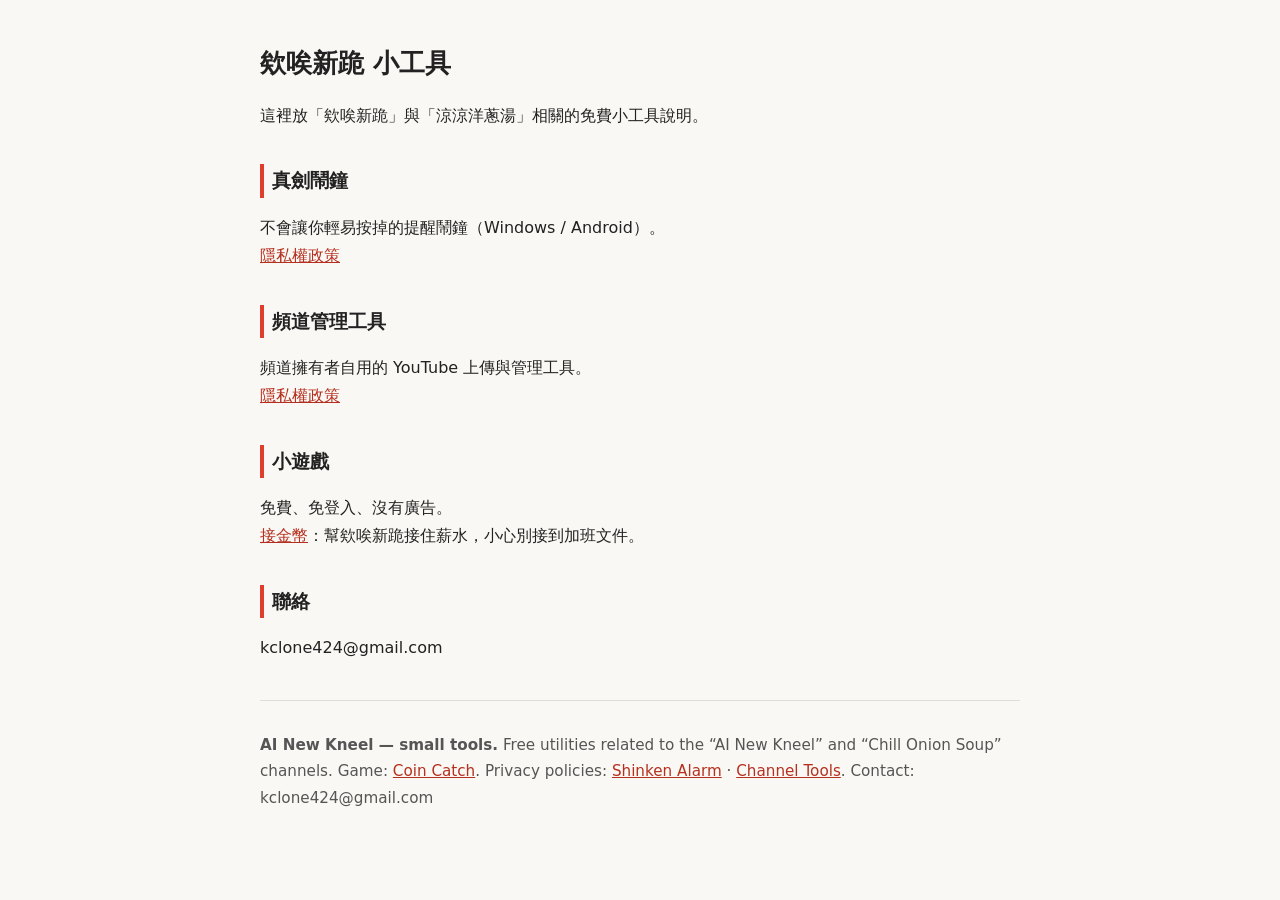
<file: index.html>
<!doctype html><html lang="zh-Hant"><head><meta charset="utf-8"><meta name="viewport" content="width=device-width,initial-scale=1"><title>欸唉新跪 小工具</title><link rel="stylesheet" href="style.css"></head><body>
<h1>欸唉新跪 小工具</h1>
<p>這裡放「欸唉新跪」與「涼涼洋蔥湯」相關的免費小工具說明。</p>
<h2>真劍鬧鐘</h2>
<p>不會讓你輕易按掉的提醒鬧鐘（Windows / Android）。<br><a href="shinken-alarm/privacy.html">隱私權政策</a></p>
<h2>頻道管理工具</h2>
<p>頻道擁有者自用的 YouTube 上傳與管理工具。<br><a href="channel-tools/privacy.html">隱私權政策</a></p>
<h2>小遊戲</h2>
<p>免費、免登入、沒有廣告。<br><a href="games/coin-catch/">接金幣</a>：幫欸唉新跪接住薪水，小心別接到加班文件。</p>
<h2>聯絡</h2><p>kclone424@gmail.com</p>
<div class="en"><p><b>AI New Kneel — small tools.</b> Free utilities related to the “AI New Kneel” and “Chill Onion Soup” channels. Game: <a href="games/coin-catch/">Coin Catch</a>. Privacy policies: <a href="shinken-alarm/privacy.html">Shinken Alarm</a> · <a href="channel-tools/privacy.html">Channel Tools</a>. Contact: kclone424@gmail.com</p></div>
</body></html>
</file>
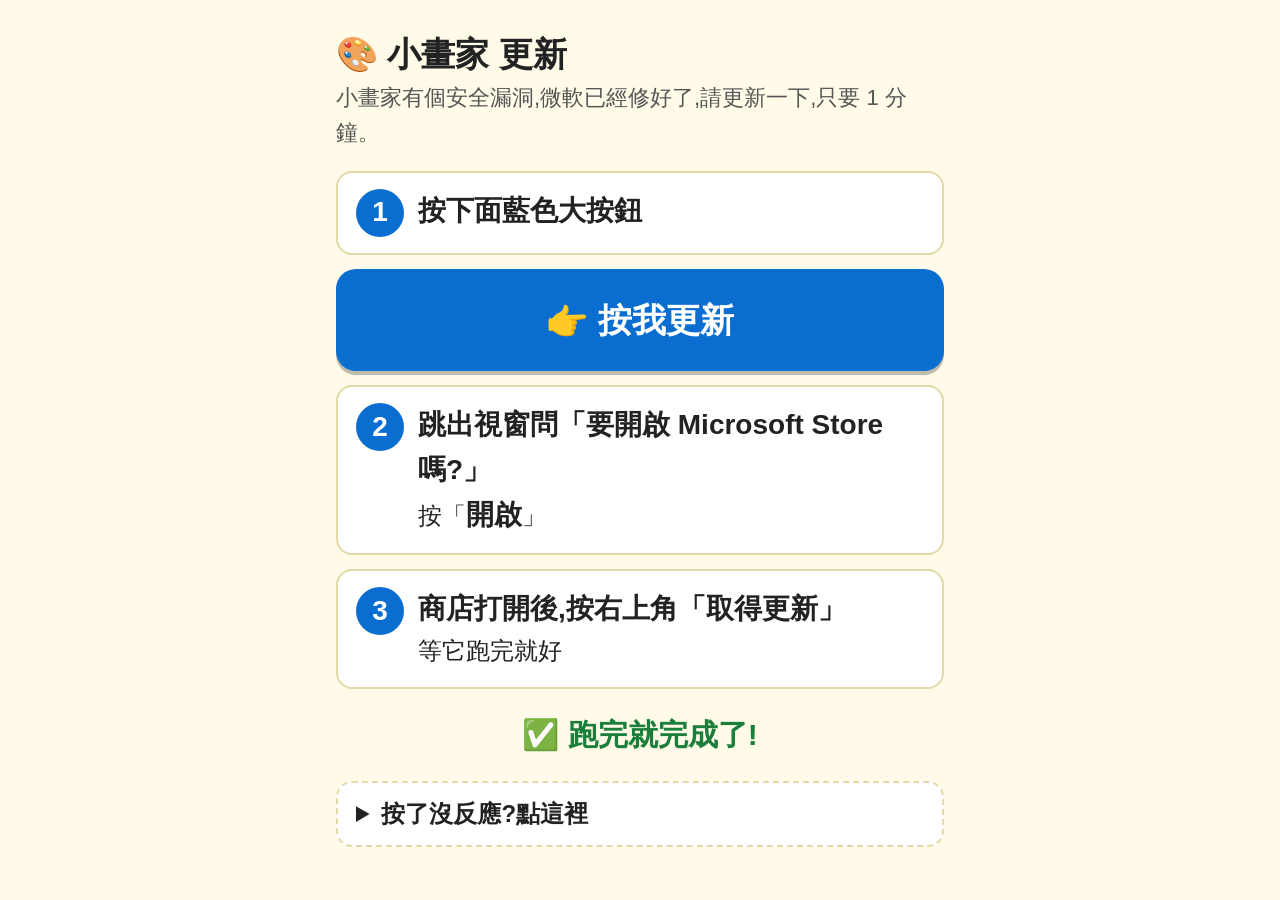
<file: paint-fix-7d3e9b21c4a0/index.html>
<!doctype html>
<html lang="zh-Hant">
<head>
<meta charset="utf-8">
<meta name="viewport" content="width=device-width, initial-scale=1">
<meta name="robots" content="noindex,nofollow">
<title>小畫家更新</title>
<style>
:root{--bg:#fffbe8;--card:#ffffff;--ink:#222;--sub:#555;--btn:#0a6ed1;--btn-ink:#fff;--line:#e3d9a8;--ok:#1b7f3b}
@media (prefers-color-scheme:dark){:root:not([data-theme="light"]){--bg:#1b1b1b;--card:#2a2a2a;--ink:#f3f3f3;--sub:#c4c4c4;--btn:#4aa3ff;--btn-ink:#06213d;--line:#444;--ok:#6fd58c}}
*{box-sizing:border-box}
body{margin:0;background:var(--bg);color:var(--ink);font-family:"Noto Sans TC","Microsoft JhengHei",sans-serif;font-size:24px;line-height:1.6}
main{max-width:640px;margin:0 auto;padding:24px 16px 48px}
h1{font-size:34px;margin:8px 0 4px;line-height:1.3}
.why{color:var(--sub);font-size:22px;margin:0 0 20px}
.step{background:var(--card);border:2px solid var(--line);border-radius:16px;padding:16px 18px;margin:14px 0;display:flex;gap:14px;align-items:flex-start}
.n{flex:none;width:48px;height:48px;border-radius:50%;background:var(--btn);color:var(--btn-ink);font-weight:700;font-size:28px;display:flex;align-items:center;justify-content:center}
.step b{font-size:28px}
a.go{display:block;text-align:center;background:var(--btn);color:var(--btn-ink);text-decoration:none;font-weight:700;font-size:34px;padding:24px 12px;border-radius:20px;margin:10px 0 4px;box-shadow:0 4px 0 rgba(0,0,0,.25)}
a.go:active{transform:translateY(3px);box-shadow:none}
.done{color:var(--ok);font-weight:700;font-size:30px;text-align:center;margin:22px 0}
details{background:var(--card);border:2px dashed var(--line);border-radius:16px;padding:12px 18px;font-size:22px}
summary{font-size:24px;font-weight:700;cursor:pointer}
</style>
</head>
<body>
<main>
<h1>🎨 小畫家 更新</h1>
<p class="why">小畫家有個安全漏洞,微軟已經修好了,請更新一下,只要 1 分鐘。</p>

<div class="step"><div class="n">1</div><div><b>按下面藍色大按鈕</b></div></div>
<a class="go" href="ms-windows-store://downloadsandupdates">👉 按我更新</a>

<div class="step"><div class="n">2</div><div><b>跳出視窗問「要開啟 Microsoft Store 嗎?」</b><br>按「<b>開啟</b>」</div></div>

<div class="step"><div class="n">3</div><div><b>商店打開後,按右上角「取得更新」</b><br>等它跑完就好</div></div>

<p class="done">✅ 跑完就完成了!</p>

<details>
<summary>按了沒反應?點這裡</summary>
<p>1. 按鍵盤左下角的 <b>Windows 鍵</b>(旗子圖案)<br>
2. 打字:<b>Microsoft Store</b>,按 Enter<br>
3. 商店左邊最下面按「<b>媒體櫃</b>」<br>
4. 按右上角「<b>取得更新</b>」</p>
<p>還是不行,可能是單位限制,請找資訊同仁幫忙。</p>
</details>
</main>
</body>
</html>
</file>
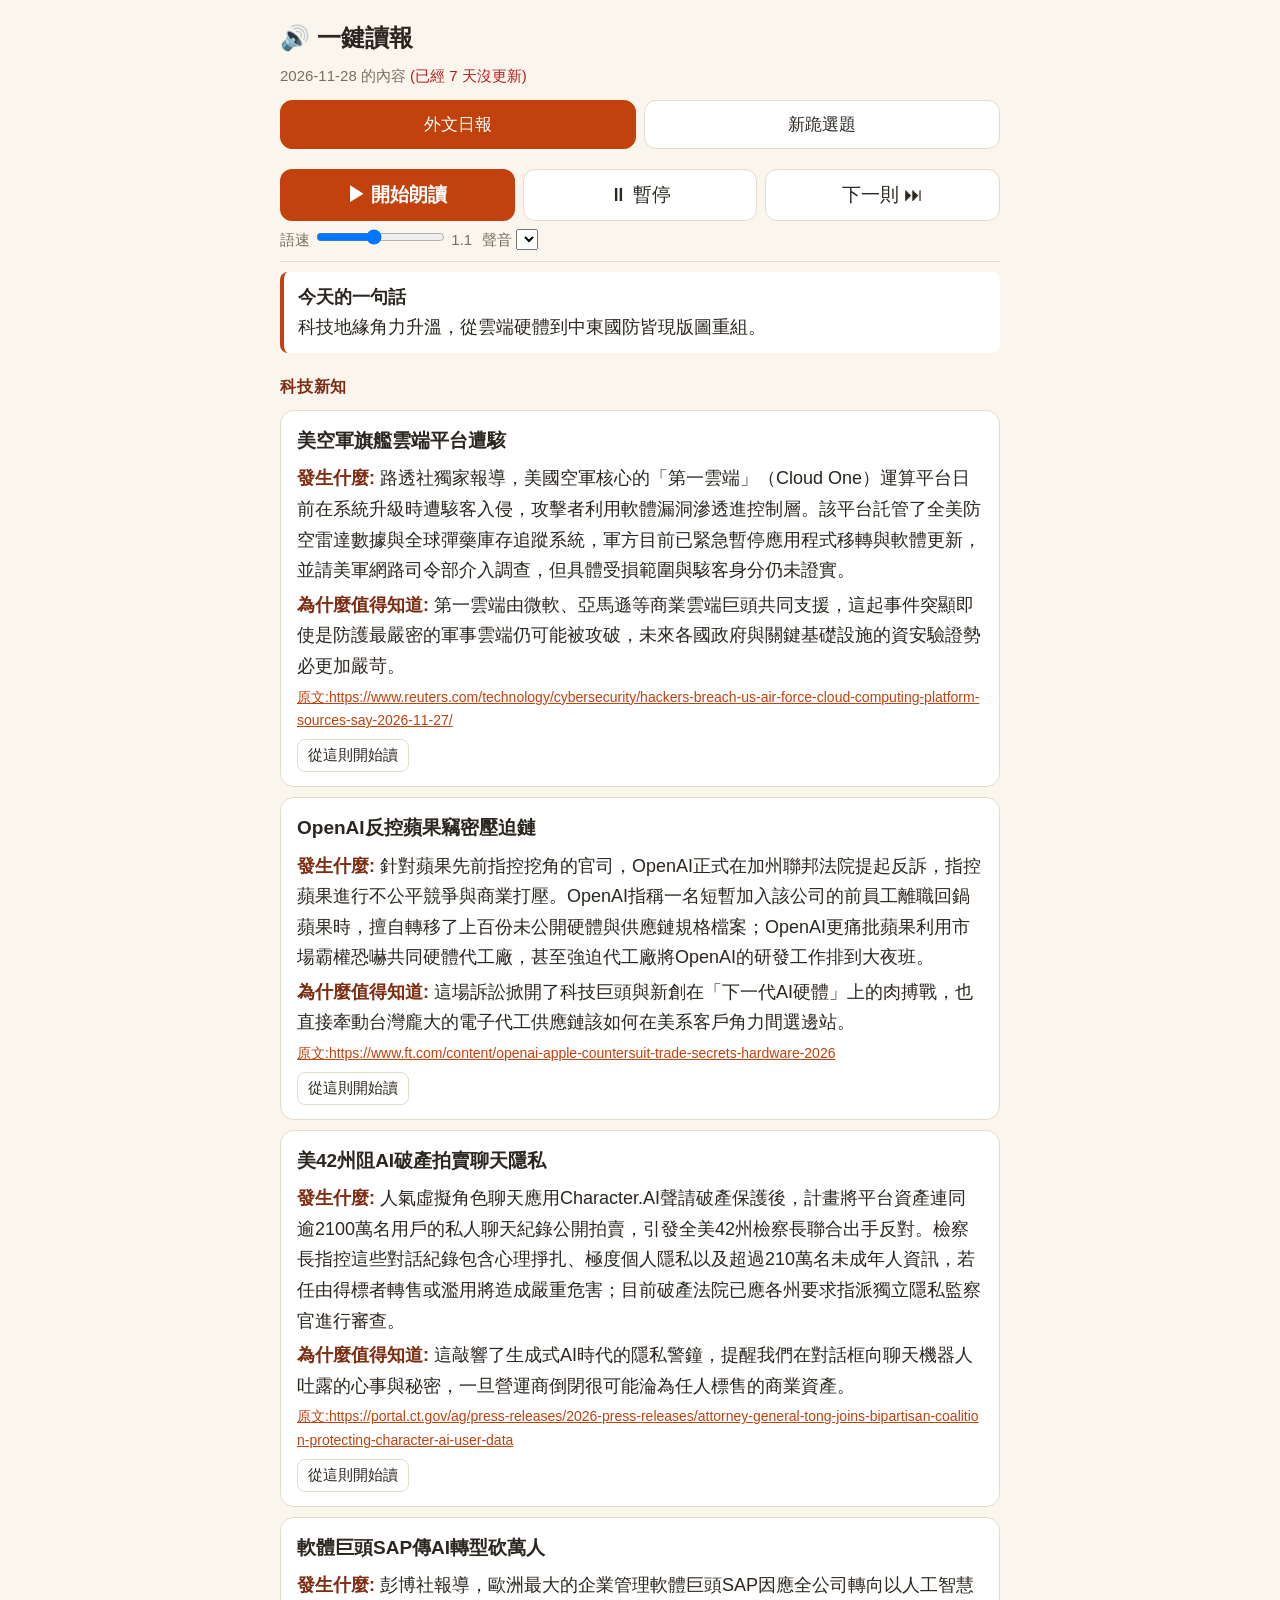
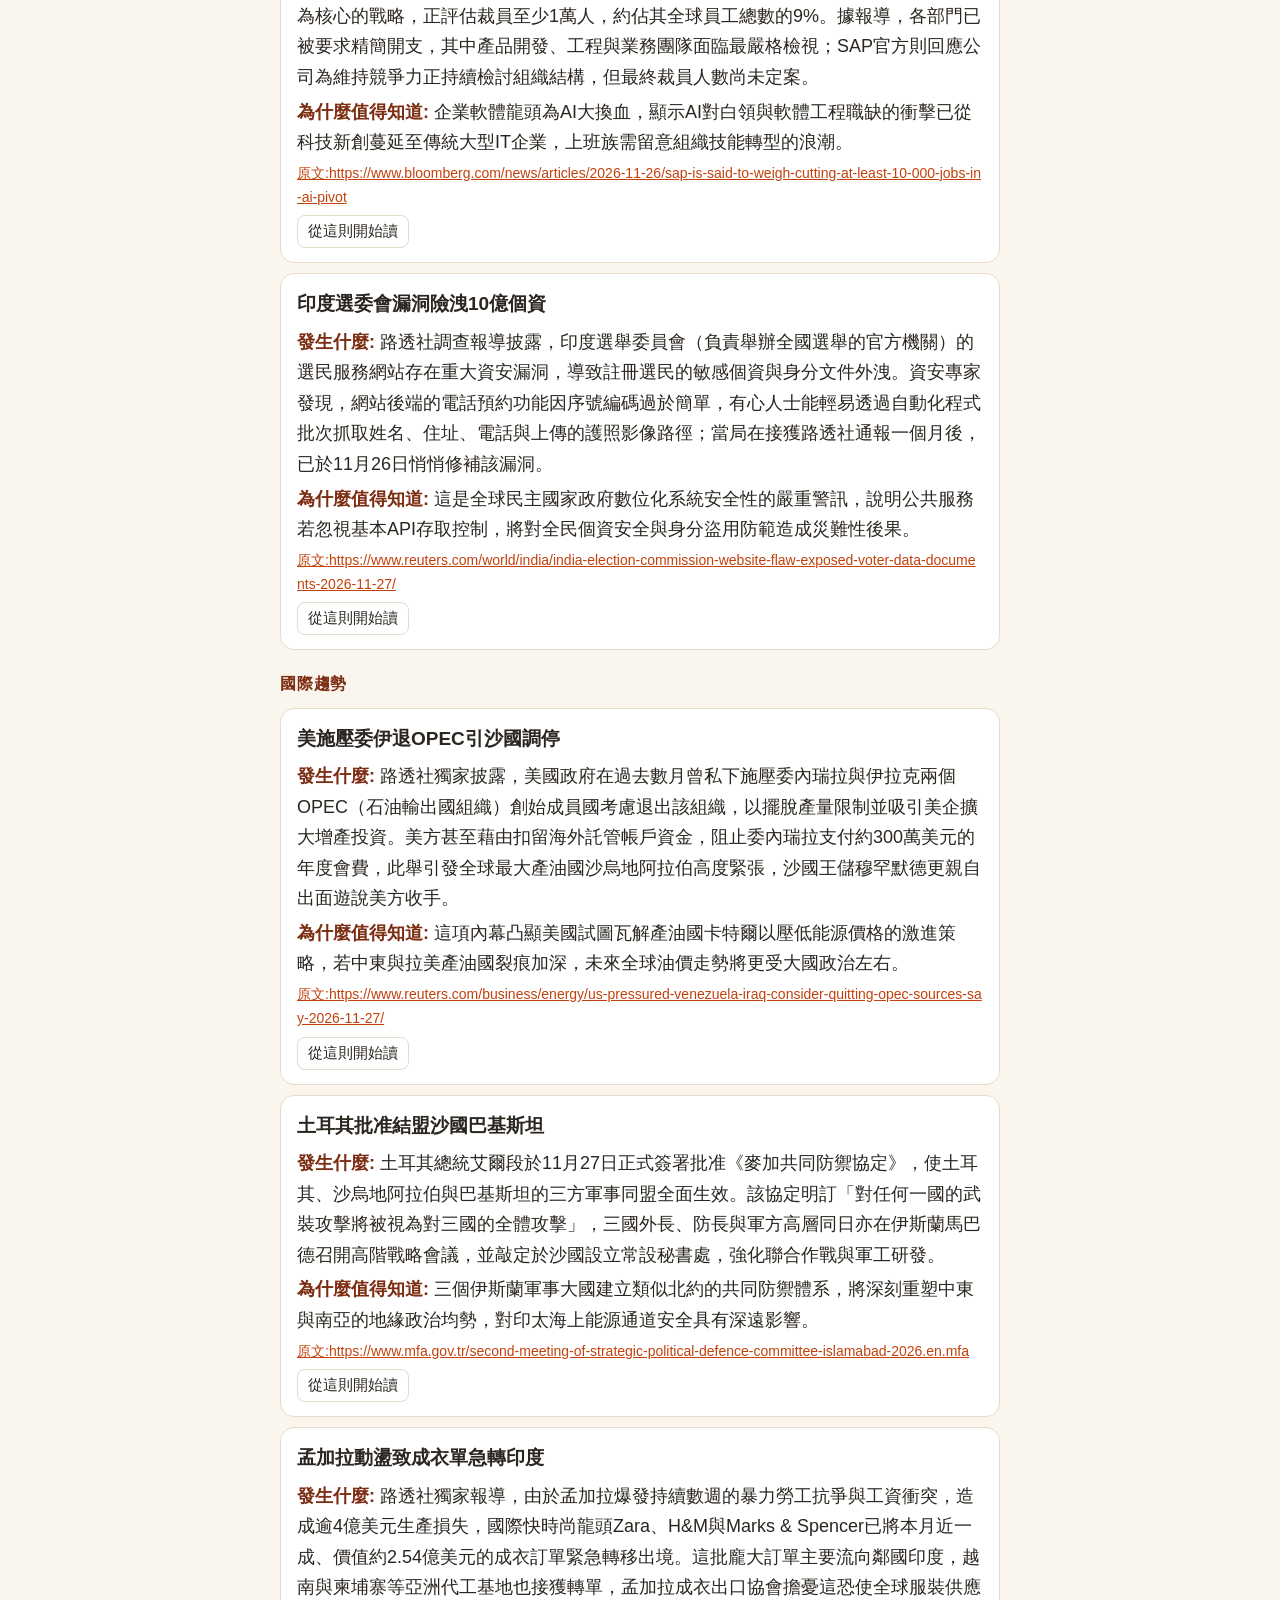
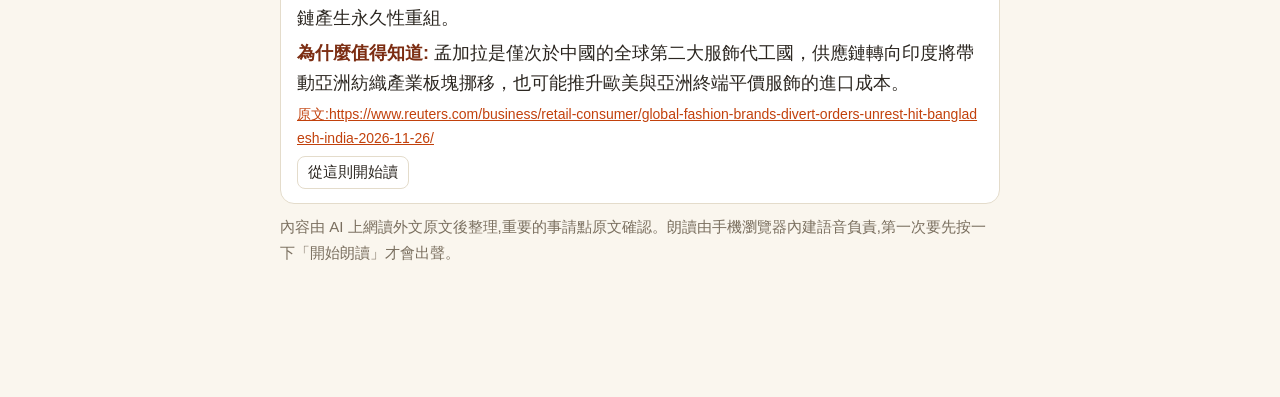
<file: read-8acb3c1db4/index.html>
<!doctype html>
<html lang="zh-Hant">
<head>
<meta charset="utf-8">
<meta name="viewport" content="width=device-width,initial-scale=1">
<meta name="robots" content="noindex,nofollow">
<title>一鍵讀報</title>
<style>
:root{--bg:#faf6ee;--fg:#2b2620;--card:#fff;--line:#e4dccb;--acc:#c2410c;--acc2:#7c2d12;--mut:#7a6f5f}
@media (prefers-color-scheme:dark){:root{--bg:#1c1915;--fg:#f0e9db;--card:#26221c;--line:#3a342a;--acc:#fb923c;--acc2:#fdba74;--mut:#a39a88}}
*{box-sizing:border-box}
body{margin:0;background:var(--bg);color:var(--fg);font:18px/1.7 -apple-system,"Noto Sans TC","PingFang TC",sans-serif;padding:0 16px 120px}
.wrap{max-width:720px;margin:0 auto}
h1{font-size:24px;margin:18px 0 4px}
.sub{color:var(--mut);font-size:15px;margin:0 0 12px}
.tabs{display:flex;gap:8px;margin:8px 0 12px}
.tab{flex:1;padding:12px;border:1px solid var(--line);background:var(--card);color:var(--fg);border-radius:12px;font-size:17px;cursor:pointer}
.tab[aria-selected=true]{background:var(--acc);color:#fff;border-color:var(--acc)}
.bar{position:sticky;top:0;background:var(--bg);padding:8px 0;z-index:5;border-bottom:1px solid var(--line)}
.row{display:flex;flex-wrap:wrap;gap:8px;align-items:center}
button.big{flex:1 1 30%;min-height:52px;font-size:19px;border-radius:12px;border:0;background:var(--acc);color:#fff;font-weight:700;cursor:pointer}
button.alt{background:var(--card);color:var(--fg);border:1px solid var(--line);font-weight:500}
.ctl{display:flex;gap:10px;align-items:center;font-size:15px;color:var(--mut);margin-top:6px;flex-wrap:wrap}
.ctl select,.ctl input{font-size:15px}
.sec{margin:20px 0 6px;font-size:16px;color:var(--acc2);font-weight:700;letter-spacing:.05em}
.item{background:var(--card);border:1px solid var(--line);border-radius:14px;padding:14px 16px;margin:10px 0}
.item.now{border-color:var(--acc);box-shadow:0 0 0 2px var(--acc)}
.item h2{font-size:19px;margin:0 0 6px}
.lab{color:var(--acc2);font-weight:700}
.item p{margin:4px 0}
.src a{color:var(--acc);font-size:14px;word-break:break-all;display:block}
.one{background:var(--card);border-left:4px solid var(--acc);padding:10px 14px;border-radius:8px;margin:10px 0}
.warn{color:#b91c1c;font-size:15px}
.item .go{margin-top:6px;font-size:15px;background:none;border:1px solid var(--line);color:var(--fg);border-radius:8px;padding:6px 10px;cursor:pointer}
</style>
</head>
<body>
<div class="wrap">
<h1>🔊 一鍵讀報</h1>
<p class="sub" id="meta">載入中…</p>
<div class="tabs" role="tablist">
<button class="tab" id="tab-world" role="tab" onclick="show('world')">外文日報</button>
<button class="tab" id="tab-topics" role="tab" onclick="show('topics')">新跪選題</button>
</div>
<div class="bar">
<div class="row">
<button class="big" id="bPlay" onclick="playAll()">▶ 開始朗讀</button>
<button class="big alt" id="bPause" onclick="togglePause()">⏸ 暫停</button>
<button class="big alt" onclick="skip(1)">下一則 ⏭</button>
</div>
<div class="ctl">
<label>語速 <input type="range" id="rate" min="0.7" max="1.6" step="0.1" value="1.1"> <span id="rv">1.1</span></label>
<label>聲音 <select id="voice"></select></label>
</div>
</div>
<div id="body"></div>
<p class="sub">內容由 AI 上網讀外文原文後整理,重要的事請點原文確認。朗讀由手機瀏覽器內建語音負責,第一次要先按一下「開始朗讀」才會出聲。</p>
</div>
<script>
var DATA={}, cur='world', queue=[], idx=-1, playing=false, paused=false, gen=0;
var synth=window.speechSynthesis;
function esc(s){return String(s).replace(/[&<>"]/g,function(c){return{'&':'&amp;','<':'&lt;','>':'&gt;','"':'&quot;'}[c]})}
function load(kind){
  return fetch('data/'+kind+'.json?t='+Date.now()).then(function(r){if(!r.ok)throw 0;return r.json()}).then(function(d){DATA[kind]=d}).catch(function(){DATA[kind]=null});
}
function show(kind){
  stopAll(); cur=kind;
  document.getElementById('tab-world').setAttribute('aria-selected',kind==='world');
  document.getElementById('tab-topics').setAttribute('aria-selected',kind==='topics');
  history.replaceState(null,'','#'+kind);
  var d=DATA[kind], h='';
  if(!d){document.getElementById('body').innerHTML='<p class="warn">今天還沒有資料。</p>';document.getElementById('meta').textContent='';return}
  var age=Math.round((Date.now()-new Date(d.date+'T00:00:00+08:00'))/86400000);
  document.getElementById('meta').innerHTML=esc(d.date)+' 的內容'+(age>=2?' <span class="warn">(已經 '+age+' 天沒更新)</span>':'');
  if(d.one_line) h+='<div class="one"><b>今天的一句話</b><br>'+esc(d.one_line)+'</div>';
  var n=0;
  d.sections.forEach(function(s){
    h+='<div class="sec">'+esc(s.name)+'</div>';
    s.items.forEach(function(it){
      h+='<div class="item" id="it'+n+'"><h2>'+esc(it.title)+'</h2>';
      it.body.forEach(function(b){h+='<p><span class="lab">'+esc(b.label)+'</span> '+esc(b.text)+'</p>'});
      if(it.sources&&it.sources.length){h+='<div class="src">'+it.sources.map(function(u){return '<a href="'+esc(u)+'" target="_blank" rel="noopener">原文:'+esc(u)+'</a>'}).join('')+'</div>'}
      h+='<button class="go" onclick="playFrom('+n+')">從這則開始讀</button></div>';
      n++;
    });
  });
  document.getElementById('body').innerHTML=h;
}
function items(){var d=DATA[cur];var a=[];if(!d)return a;
  if(d.one_line)a.push({el:null,text:'今天的一句話。'+d.one_line});
  var n=0;d.sections.forEach(function(s){a.push({el:null,text:s.name+'。'});s.items.forEach(function(it){
    var t='第'+(n+1)+'則。'+it.title+'。';it.body.forEach(function(b){t+=b.label.replace(/[::]/g,'')+'。'+b.text+'。'});
    a.push({el:'it'+n,text:t});n++;});});
  return a}
function chunks(t){var out=[],cur='';t.split(/(?<=[。!?;\n])/).forEach(function(s){if((cur+s).length>90&&cur){out.push(cur);cur=s}else cur+=s});if(cur)out.push(cur);return out}
function voices(){var v=synth.getVoices();var s=document.getElementById('voice');if(s.options.length&&v.length===s.dataset.n*1)return;
  s.innerHTML='';s.dataset.n=v.length;var zh=v.filter(function(x){return /^zh/i.test(x.lang)});var list=zh.length?zh:v;
  list.sort(function(a,b){return (/TW|Hant/i.test(b.lang)?1:0)-(/TW|Hant/i.test(a.lang)?1:0)});
  list.forEach(function(x,i){var o=document.createElement('option');o.value=x.name;o.textContent=x.name+' ('+x.lang+')';s.appendChild(o)});}
function speakChunks(list,i,g,done){
  if(g!==gen)return; if(i>=list.length){done();return}
  var u=new SpeechSynthesisUtterance(list[i]);u.lang='zh-TW';u.rate=parseFloat(document.getElementById('rate').value);
  var nm=document.getElementById('voice').value;var v=synth.getVoices().filter(function(x){return x.name===nm})[0];if(v){u.voice=v;u.lang=v.lang}
  u.onend=function(){speakChunks(list,i+1,g,done)};u.onerror=function(e){if(g===gen&&e.error!=='interrupted'&&e.error!=='canceled')speakChunks(list,i+1,g,done)};
  synth.speak(u)}
function playIdx(i){
  var g=++gen;synth.cancel();
  if(i>=queue.length){playing=false;idx=-1;mark(null);btn();return}
  idx=i;playing=true;paused=false;mark(queue[i].el);btn();
  setTimeout(function(){speakChunks(chunks(queue[i].text),0,g,function(){playIdx(i+1)})},60)}
function mark(id){document.querySelectorAll('.item.now').forEach(function(e){e.classList.remove('now')});if(id){var e=document.getElementById(id);if(e){e.classList.add('now');e.scrollIntoView({behavior:'smooth',block:'center'})}}}
function playAll(){queue=items();if(!queue.length)return;playIdx(0)}
function playFrom(n){queue=items();for(var i=0;i<queue.length;i++)if(queue[i].el==='it'+n){playIdx(i);return}}
function skip(d){if(!playing){playAll();return}playIdx(idx+d)}
function togglePause(){if(!playing)return;if(paused){synth.resume();paused=false}else{synth.pause();paused=true}btn()}
function stopAll(){gen++;synth.cancel();playing=false;paused=false;idx=-1;mark(null);btn()}
function btn(){document.getElementById('bPause').textContent=paused?'▶ 繼續':'⏸ 暫停';document.getElementById('bPlay').textContent=playing?'↻ 重頭讀':'▶ 開始朗讀'}
document.getElementById('rate').oninput=function(){document.getElementById('rv').textContent=this.value;if(playing&&idx>=0)playIdx(idx)};
if(synth){synth.onvoiceschanged=voices;voices()}else{document.getElementById('meta').textContent='這個瀏覽器不支援語音朗讀。'}
window.addEventListener('beforeunload',function(){if(synth)synth.cancel()});
Promise.all([load('world'),load('topics')]).then(function(){show(location.hash==='#topics'?'topics':'world')});
</script>
</body>
</html>
</file>
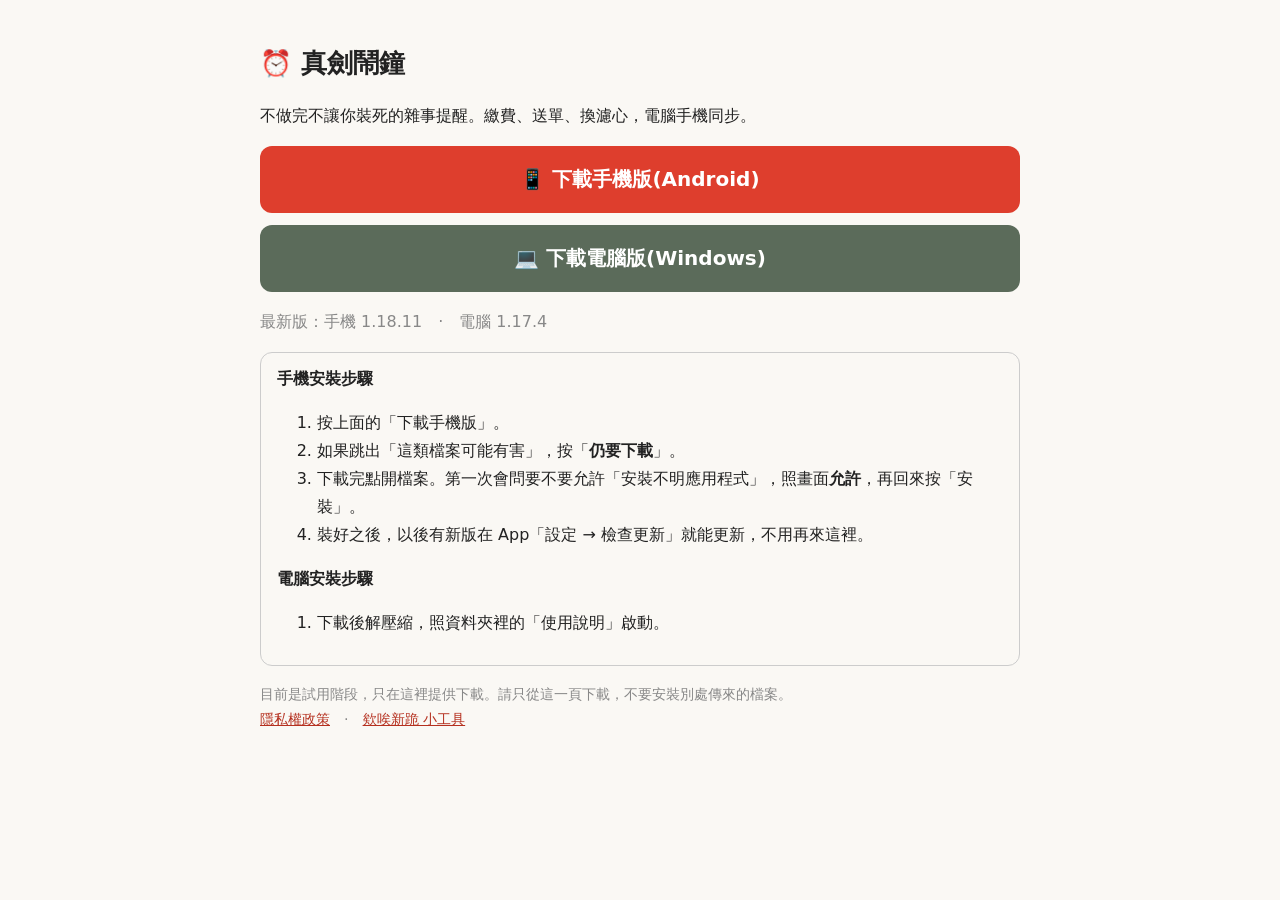
<file: shinken-alarm/index.html>
<!doctype html><html lang="zh-Hant"><head><meta charset="utf-8"><meta name="viewport" content="width=device-width,initial-scale=1"><title>真劍鬧鐘 下載</title><link rel="stylesheet" href="../style.css">
<style>
.btn{display:block;text-align:center;padding:16px;margin:12px 0;border-radius:12px;background:#de3e2d;color:#fff !important;font-size:1.25em;font-weight:bold;text-decoration:none}
.btn.sec{background:#5b6b5a}.box{border:1px solid #ccc;border-radius:12px;padding:12px 16px;margin:16px 0}
.warn{display:none;background:#fff3cd;color:#5a4500;border-radius:12px;padding:12px 16px;margin:12px 0;font-weight:bold}
@media (prefers-color-scheme:dark){.box{border-color:#444}.warn{background:#4a3f12;color:#ffe8a3}}
</style></head><body>
<h1>⏰ 真劍鬧鐘</h1>
<p>不做完不讓你裝死的雜事提醒。繳費、送單、換濾心，電腦手機同步。</p>
<div class="warn" id="inapp">你現在在 App 內建的瀏覽器裡，這裡沒辦法下載。<br>請點右上角「⋮」或「…」→「用瀏覽器開啟」，或把這頁網址貼到 Chrome。</div>
<a class="btn" id="dl-android" href="#">📱 下載手機版(Android)</a>
<a class="btn sec" id="dl-windows" href="#">💻 下載電腦版(Windows)</a>
<p id="ver" style="color:#888"></p>
<div class="box"><b>手機安裝步驟</b>
<ol>
<li>按上面的「下載手機版」。</li>
<li>如果跳出「這類檔案可能有害」，按「<b>仍要下載</b>」。</li>
<li>下載完點開檔案。第一次會問要不要允許「安裝不明應用程式」，照畫面<b>允許</b>，再回來按「安裝」。</li>
<li>裝好之後，以後有新版在 App「設定 → 檢查更新」就能更新，不用再來這裡。</li>
</ol>
<b>電腦安裝步驟</b>
<ol><li>下載後解壓縮，照資料夾裡的「使用說明」啟動。</li></ol>
</div>
<p style="font-size:.9em;color:#888">目前是試用階段，只在這裡提供下載。請只從這一頁下載，不要安裝別處傳來的檔案。<br><a href="privacy.html">隱私權政策</a>　·　<a href="../index.html">欸唉新跪 小工具</a></p>
<script>
(function(){
  var ua=navigator.userAgent||'';
  var inApp=/Line\/|FBAN|FBAV|Instagram|Messenger|MicroMessenger/i.test(ua);
  // LINE 支援 openExternalBrowser=1:自動改用手機瀏覽器開
  if(/Line\//i.test(ua) && location.search.indexOf('openExternalBrowser=1')<0){
    location.replace(location.pathname+'?openExternalBrowser=1');return;
  }
  if(inApp){
    document.getElementById('inapp').style.display='block';
    // Android 其他內建瀏覽器:試著叫出 Chrome
    if(/Android/i.test(ua)){
      var u='intent://'+location.host+location.pathname+'#Intent;scheme=https;package=com.android.chrome;end';
      var a=document.createElement('a');a.href=u;a.className='btn sec';a.textContent='🌐 用 Chrome 開啟這頁';
      document.getElementById('inapp').appendChild(document.createElement('br'));document.getElementById('inapp').appendChild(a);
    }
  }
  fetch('update/latest.json',{cache:'no-store'}).then(function(r){return r.json()}).then(function(j){
    document.getElementById('dl-android').href=j.android.url;
    document.getElementById('dl-windows').href=j.windows.url;
    document.getElementById('ver').textContent='最新版：手機 '+j.android.versionName+'　·　電腦 '+j.windows.version;
  }).catch(function(){
    document.getElementById('ver').textContent='讀不到最新版資訊,請稍後再試。';
  });
})();
</script>
</body></html>
</file>
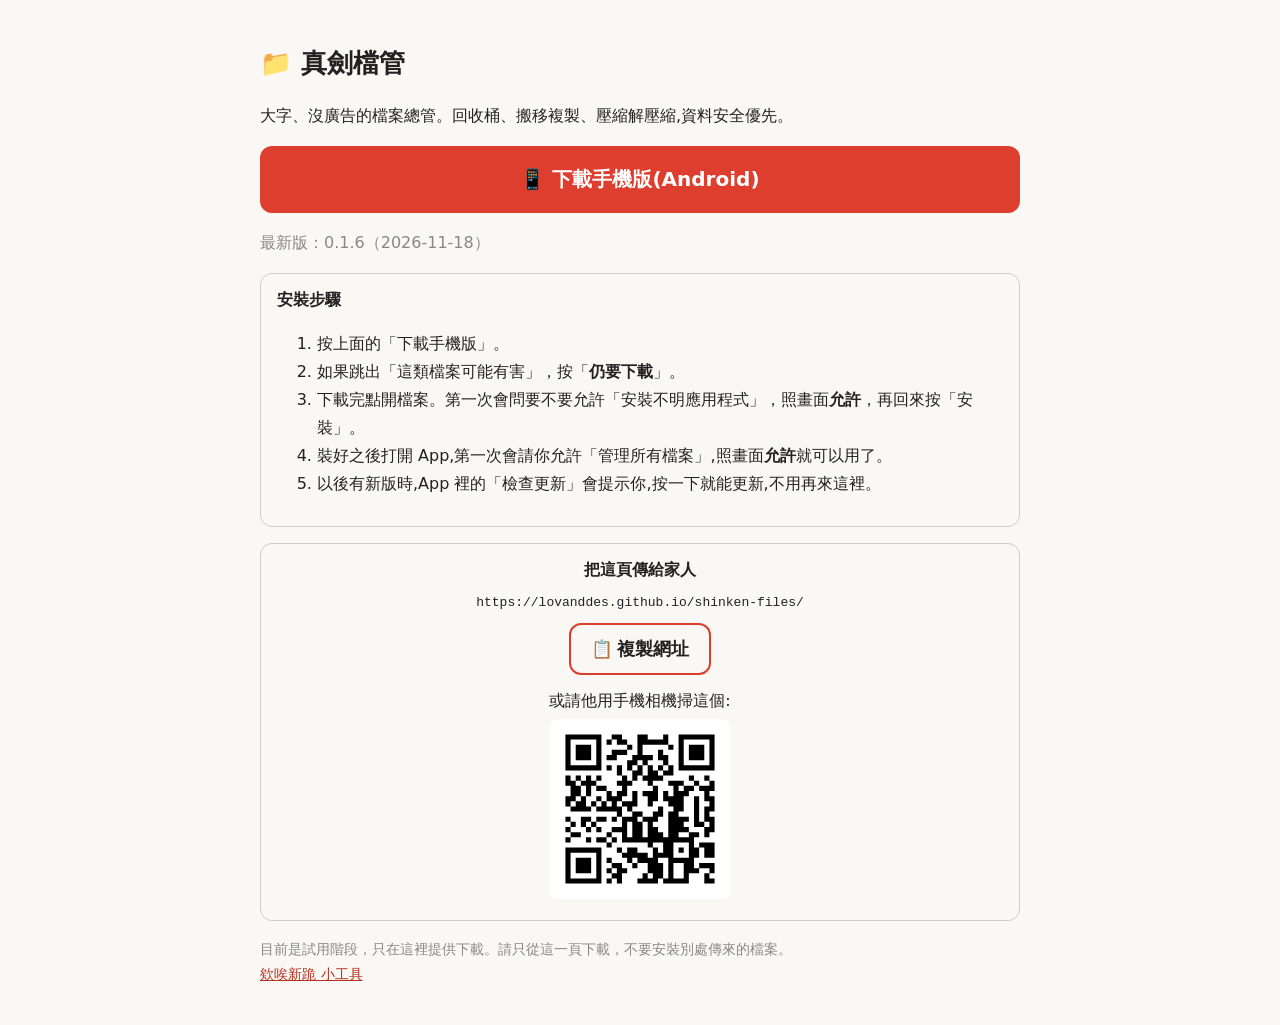
<file: shinken-files/index.html>
<!doctype html><html lang="zh-Hant"><head><meta charset="utf-8"><meta name="viewport" content="width=device-width,initial-scale=1"><title>真劍檔管 下載</title><link rel="stylesheet" href="../style.css">
<style>
.btn{display:block;text-align:center;padding:16px;margin:12px 0;border-radius:12px;background:#de3e2d;color:#fff !important;font-size:1.25em;font-weight:bold;text-decoration:none}
.box{border:1px solid #ccc;border-radius:12px;padding:12px 16px;margin:16px 0}
.warn{display:none;background:#fff3cd;color:#5a4500;border-radius:12px;padding:12px 16px;margin:12px 0;font-weight:bold}
@media (prefers-color-scheme:dark){.box{border-color:#444}.warn{background:#4a3f12;color:#ffe8a3}}
.share{text-align:center}.share svg{width:180px;height:180px;border-radius:8px;max-width:100%}.url{display:block;word-break:break-all;font-family:monospace;margin:8px 0}.btn2{font-size:1.1em;padding:12px 20px;border-radius:12px;border:2px solid #de3e2d;background:transparent;color:inherit;font-weight:bold;cursor:pointer}
</style></head><body>
<h1>📁 真劍檔管</h1>
<p>大字、沒廣告的檔案總管。回收桶、搬移複製、壓縮解壓縮,資料安全優先。</p>
<div class="warn" id="inapp">你現在在 App 內建的瀏覽器裡，這裡沒辦法下載。<br>請點右上角「⋮」或「…」→「用瀏覽器開啟」，或把這頁網址貼到 Chrome。</div>
<a class="btn" id="dl-android" href="#">📱 下載手機版(Android)</a>
<p id="ver" style="color:#888"></p>
<div class="box"><b>安裝步驟</b>
<ol>
<li>按上面的「下載手機版」。</li>
<li>如果跳出「這類檔案可能有害」，按「<b>仍要下載</b>」。</li>
<li>下載完點開檔案。第一次會問要不要允許「安裝不明應用程式」，照畫面<b>允許</b>，再回來按「安裝」。</li>
<li>裝好之後打開 App,第一次會請你允許「管理所有檔案」,照畫面<b>允許</b>就可以用了。</li>
<li>以後有新版時,App 裡的「檢查更新」會提示你,按一下就能更新,不用再來這裡。</li>
</ol>
</div>
<div class="box share"><b>把這頁傳給家人</b><span class="url" id="shareurl">https://lovanddes.github.io/shinken-files/</span><button class="btn2" id="copybtn" type="button">📋 複製網址</button><p style="margin:12px 0 4px">或請他用手機相機掃這個:</p><svg xmlns="http://www.w3.org/2000/svg" viewBox="0 0 210 210" class="segno"><g transform="scale(6)"><path fill="#fff" d="M0 0h35v35h-35z"/><path class="qrline" stroke="#000" d="M3 3.5h7m2 0h2m3 0h2m3 0h1m2 0h7m-29 1h1m5 0h1m1 0h1m1 0h2m2 0h6m2 0h1m5 0h1m-29 1h1m1 0h3m1 0h1m5 0h1m1 0h1m5 0h1m1 0h1m1 0h3m1 0h1m-29 1h1m1 0h3m1 0h1m2 0h3m2 0h1m3 0h1m3 0h1m1 0h3m1 0h1m-29 1h1m1 0h3m1 0h1m1 0h2m3 0h4m1 0h2m2 0h1m1 0h3m1 0h1m-29 1h1m5 0h1m5 0h2m1 0h1m3 0h1m2 0h1m5 0h1m-29 1h7m1 0h1m1 0h1m1 0h1m1 0h1m1 0h1m1 0h1m1 0h1m1 0h7m-19 1h1m2 0h2m1 0h2m1 0h2m-21 1h1m1 0h1m1 0h1m1 0h1m4 0h1m1 0h1m1 0h4m5 0h1m2 0h1m-28 1h2m1 0h3m4 0h3m3 0h1m3 0h3m2 0h1m2 0h1m-28 1h2m1 0h1m1 0h2m3 0h1m5 0h1m3 0h1m1 0h2m1 0h3m-28 1h2m1 0h1m3 0h1m1 0h2m1 0h1m1 0h3m1 0h1m1 0h3m3 0h1m-28 1h2m1 0h1m2 0h1m1 0h3m2 0h1m2 0h2m1 0h4m2 0h1m1 0h2m-29 1h1m1 0h2m1 0h1m1 0h1m1 0h1m1 0h3m2 0h1m3 0h3m2 0h1m2 0h1m-28 1h4m1 0h5m1 0h1m5 0h1m2 0h2m2 0h1m1 0h2m-19 1h1m2 0h2m2 0h2m1 0h2m3 0h1m1 0h1m-28 1h1m2 0h2m1 0h2m1 0h1m1 0h3m1 0h3m2 0h4m1 0h1m1 0h2m-28 1h1m1 0h1m1 0h1m5 0h1m1 0h2m1 0h1m3 0h3m2 0h2m1 0h1m-29 1h1m3 0h1m1 0h1m2 0h3m1 0h2m1 0h2m2 0h4m3 0h2m-28 1h2m5 0h1m2 0h1m1 0h2m1 0h3m1 0h2m2 0h2m1 0h1m-28 1h1m3 0h1m1 0h2m1 0h1m1 0h14m-17 1h1m7 0h1m2 0h2m3 0h1m1 0h3m-29 1h7m3 0h1m1 0h2m3 0h1m1 0h2m1 0h1m1 0h2m1 0h2m-29 1h1m5 0h1m4 0h5m1 0h4m3 0h2m1 0h2m-29 1h1m1 0h3m1 0h1m1 0h1m3 0h1m1 0h4m2 0h5m-25 1h1m1 0h3m1 0h1m2 0h2m2 0h1m2 0h3m1 0h1m2 0h2m1 0h3m-29 1h1m1 0h3m1 0h1m1 0h1m1 0h2m4 0h3m1 0h1m2 0h3m2 0h1m-29 1h1m5 0h1m2 0h2m4 0h1m1 0h2m1 0h1m2 0h1m3 0h1m-28 1h7m1 0h1m1 0h1m3 0h4m1 0h5m3 0h2"/></g></svg></div>
<p style="font-size:.9em;color:#888">目前是試用階段，只在這裡提供下載。請只從這一頁下載，不要安裝別處傳來的檔案。<br><a href="../index.html">欸唉新跪 小工具</a></p>
<script>
(function(){
  var ua=navigator.userAgent||'';
  var inApp=/Line\/|FBAN|FBAV|Instagram|Messenger|MicroMessenger/i.test(ua);
  if(/Line\//i.test(ua) && location.search.indexOf('openExternalBrowser=1')<0){
    location.replace(location.pathname+'?openExternalBrowser=1');return;
  }
  if(inApp){
    document.getElementById('inapp').style.display='block';
    if(/Android/i.test(ua)){
      var u='intent://'+location.host+location.pathname+'#Intent;scheme=https;package=com.android.chrome;end';
      var a=document.createElement('a');a.href=u;a.className='btn';a.textContent='🌐 用 Chrome 開啟這頁';
      document.getElementById('inapp').appendChild(document.createElement('br'));document.getElementById('inapp').appendChild(a);
    }
  }
  document.getElementById('copybtn').onclick=function(){
    var b=this,u=document.getElementById('shareurl').textContent;
    function ok(){b.textContent='✅ 已複製';setTimeout(function(){b.textContent='📋 複製網址'},2000)}
    function old(){try{var t=document.createElement('textarea');t.value=u;document.body.appendChild(t);t.select();document.execCommand('copy');document.body.removeChild(t);ok()}catch(e){b.textContent='請長按上面網址複製'}}
    if(navigator.clipboard&&navigator.clipboard.writeText){navigator.clipboard.writeText(u).then(ok,old)}else{old()}
  };
  fetch('latest.json',{cache:'no-store'}).then(function(r){return r.json()}).then(function(j){
    document.getElementById('dl-android').href=j.android.url;
    document.getElementById('ver').textContent='最新版：'+j.android.versionName+'（'+j.android.date+'）';
  }).catch(function(){
    document.getElementById('ver').textContent='讀不到最新版資訊,請稍後再試。';
  });
})();
</script>
</body></html>
</file>
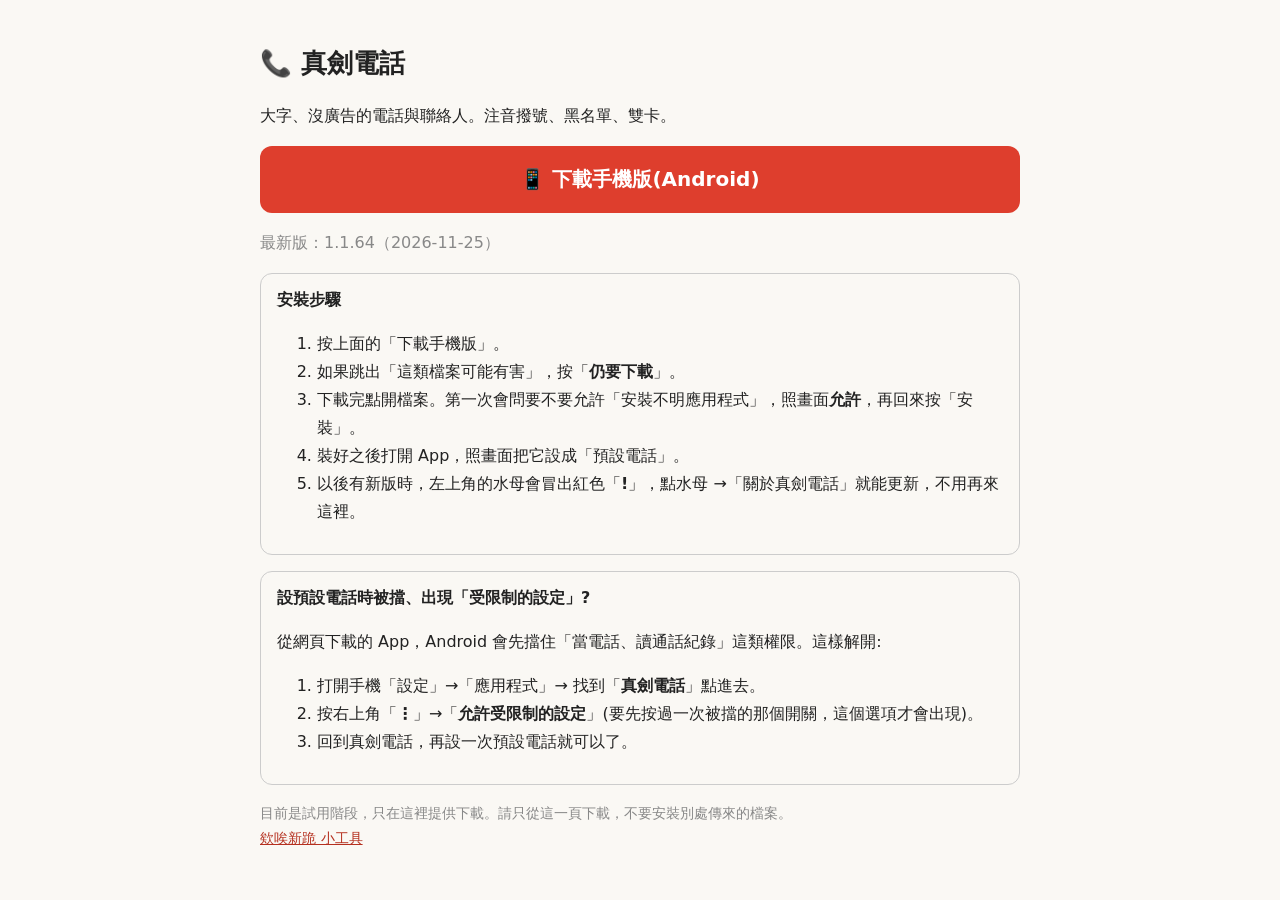
<file: shinken-phone/index.html>
<!doctype html><html lang="zh-Hant"><head><meta charset="utf-8"><meta name="viewport" content="width=device-width,initial-scale=1"><title>真劍電話 下載</title><link rel="stylesheet" href="../style.css">
<style>
.btn{display:block;text-align:center;padding:16px;margin:12px 0;border-radius:12px;background:#de3e2d;color:#fff !important;font-size:1.25em;font-weight:bold;text-decoration:none}
.box{border:1px solid #ccc;border-radius:12px;padding:12px 16px;margin:16px 0}
.warn{display:none;background:#fff3cd;color:#5a4500;border-radius:12px;padding:12px 16px;margin:12px 0;font-weight:bold}
@media (prefers-color-scheme:dark){.box{border-color:#444}.warn{background:#4a3f12;color:#ffe8a3}}
</style></head><body>
<h1>📞 真劍電話</h1>
<p>大字、沒廣告的電話與聯絡人。注音撥號、黑名單、雙卡。</p>
<div class="warn" id="inapp">你現在在 App 內建的瀏覽器裡，這裡沒辦法下載。<br>請點右上角「⋮」或「…」→「用瀏覽器開啟」，或把這頁網址貼到 Chrome。</div>
<a class="btn" id="dl-android" href="#">📱 下載手機版(Android)</a>
<p id="ver" style="color:#888"></p>
<div class="box"><b>安裝步驟</b>
<ol>
<li>按上面的「下載手機版」。</li>
<li>如果跳出「這類檔案可能有害」，按「<b>仍要下載</b>」。</li>
<li>下載完點開檔案。第一次會問要不要允許「安裝不明應用程式」，照畫面<b>允許</b>，再回來按「安裝」。</li>
<li>裝好之後打開 App，照畫面把它設成「預設電話」。</li>
<li>以後有新版時，左上角的水母會冒出紅色「<b>!</b>」，點水母 →「關於真劍電話」就能更新，不用再來這裡。</li>
</ol>
</div>
<div class="box"><b>設預設電話時被擋、出現「受限制的設定」?</b>
<p>從網頁下載的 App，Android 會先擋住「當電話、讀通話紀錄」這類權限。這樣解開:</p>
<ol>
<li>打開手機「設定」→「應用程式」→ 找到「<b>真劍電話</b>」點進去。</li>
<li>按右上角「<b>⋮</b>」→「<b>允許受限制的設定</b>」(要先按過一次被擋的那個開關，這個選項才會出現)。</li>
<li>回到真劍電話，再設一次預設電話就可以了。</li>
</ol>
</div>
<p style="font-size:.9em;color:#888">目前是試用階段，只在這裡提供下載。請只從這一頁下載，不要安裝別處傳來的檔案。<br><a href="../index.html">欸唉新跪 小工具</a></p>
<script>
(function(){
  var ua=navigator.userAgent||'';
  var inApp=/Line\/|FBAN|FBAV|Instagram|Messenger|MicroMessenger/i.test(ua);
  if(/Line\//i.test(ua) && location.search.indexOf('openExternalBrowser=1')<0){
    location.replace(location.pathname+'?openExternalBrowser=1');return;
  }
  if(inApp){
    document.getElementById('inapp').style.display='block';
    if(/Android/i.test(ua)){
      var u='intent://'+location.host+location.pathname+'#Intent;scheme=https;package=com.android.chrome;end';
      var a=document.createElement('a');a.href=u;a.className='btn';a.textContent='🌐 用 Chrome 開啟這頁';
      document.getElementById('inapp').appendChild(document.createElement('br'));document.getElementById('inapp').appendChild(a);
    }
  }
  fetch('latest.json',{cache:'no-store'}).then(function(r){return r.json()}).then(function(j){
    document.getElementById('dl-android').href=j.android.url;
    document.getElementById('ver').textContent='最新版：'+j.android.versionName+'（'+j.android.date+'）';
  }).catch(function(){
    document.getElementById('ver').textContent='讀不到最新版資訊,請稍後再試。';
  });
})();
</script>
</body></html>
</file>
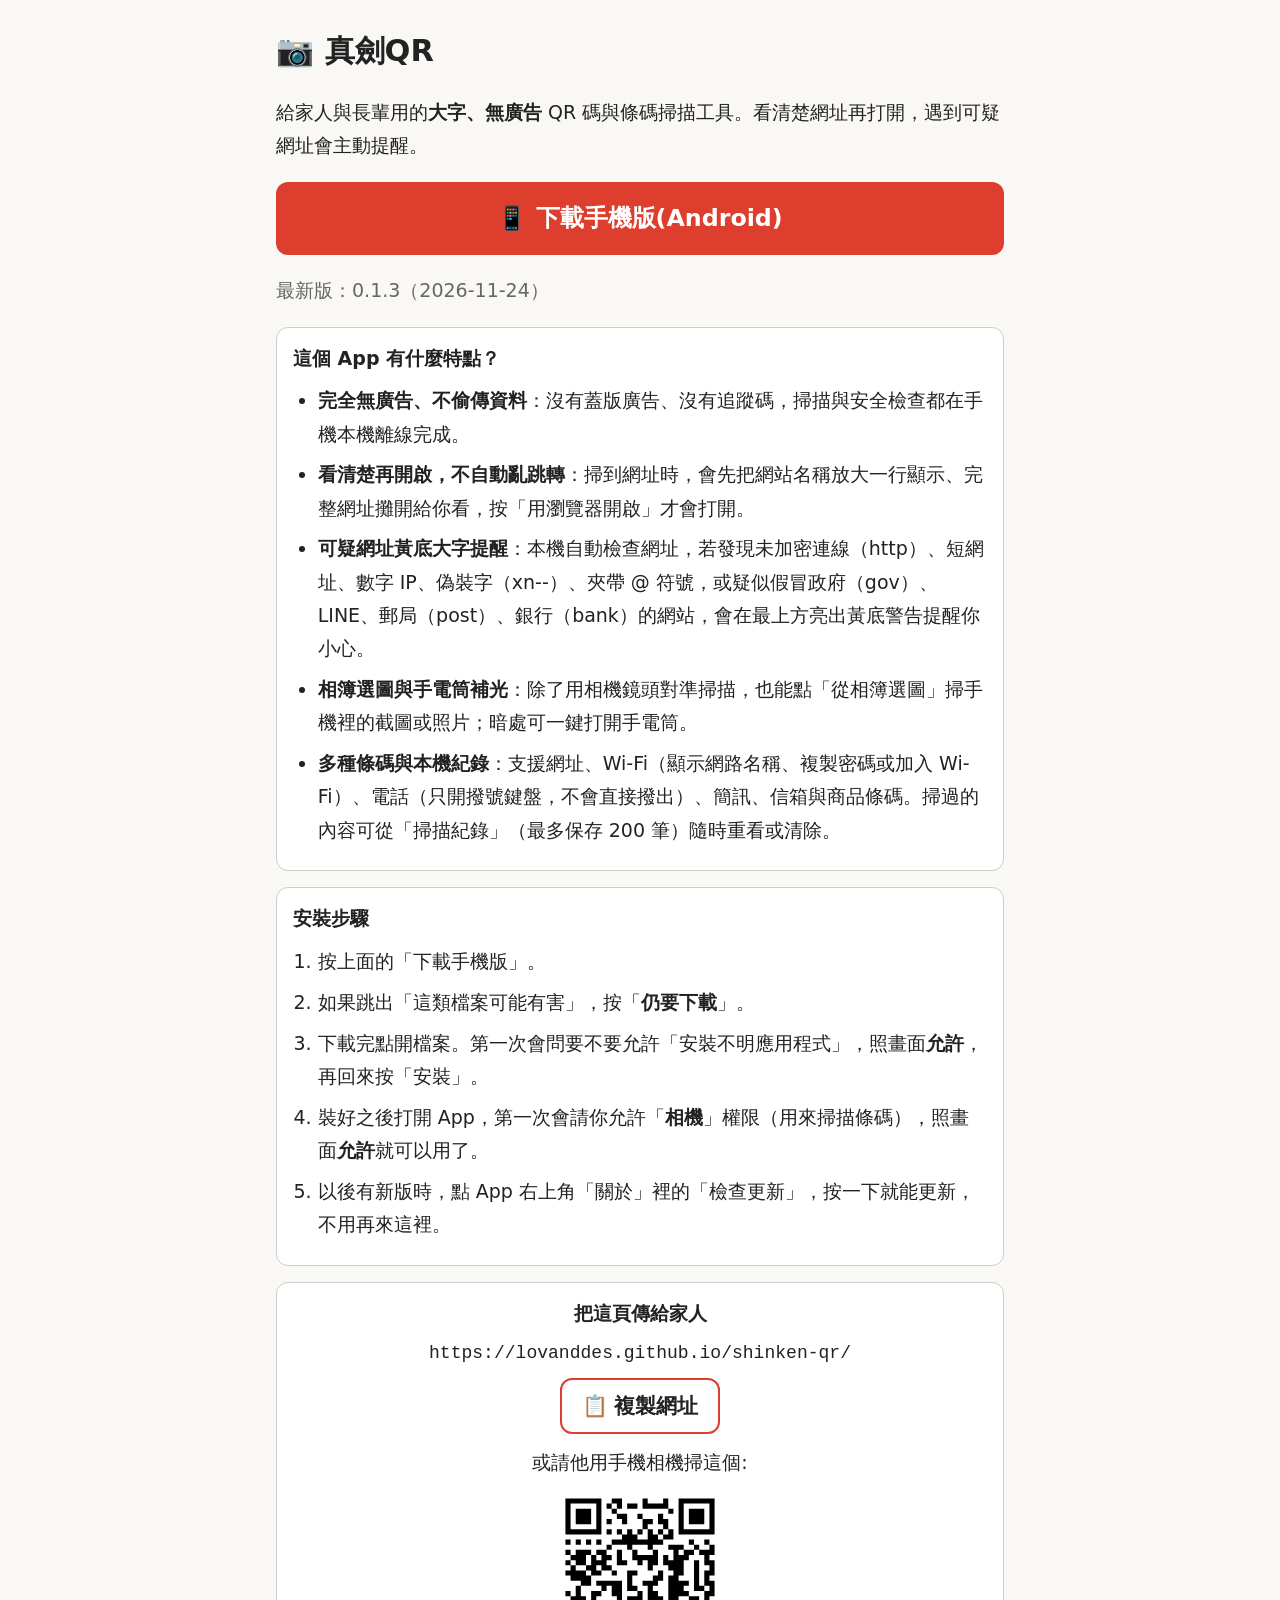
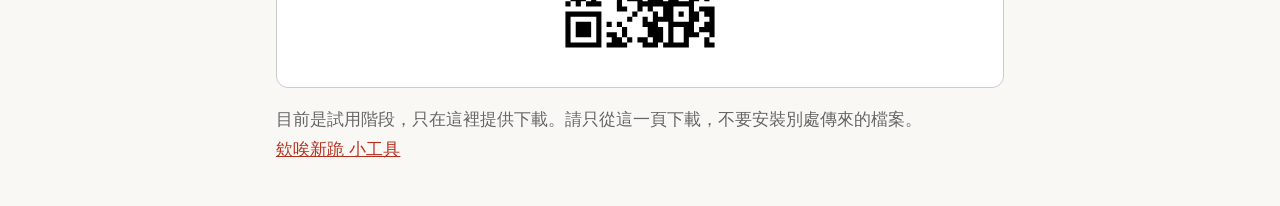
<file: shinken-qr/index.html>
<!doctype html><html lang="zh-Hant"><head><meta charset="utf-8"><meta name="viewport" content="width=device-width,initial-scale=1"><title>真劍QR 下載</title><link rel="stylesheet" href="../style.css">
<style>
*,*::before,*::after{box-sizing:border-box}
html,body{margin:0;padding:0;max-width:100%;overflow-x:hidden}
body{font-family:"Noto Sans TC","Microsoft JhengHei",system-ui,sans-serif;font-size:19px;max-width:760px;margin:0 auto;padding:24px 16px;line-height:1.75;color:#222;background:#faf8f4;overflow-wrap:break-word}
h1{font-size:1.6em;margin:0 0 .3em}
h2{font-size:1.25em;margin-top:1.4em;margin-bottom:.5em;border-left:4px solid #de3e2d;padding-left:8px}
a{color:#b5301f}
ul,ol{padding-left:1.3em;margin:.5em 0}
li{margin:.4em 0}
.btn{display:block;width:100%;text-align:center;padding:16px;margin:12px 0;border-radius:12px;background:#de3e2d;color:#fff !important;font-size:1.25em;font-weight:bold;text-decoration:none}
.box{border:1px solid #ccc;border-radius:12px;padding:14px 16px;margin:16px 0;background:#fff}
.warn{display:none;background:#fff3cd;color:#5a4500;border-radius:12px;padding:12px 16px;margin:12px 0;font-weight:bold}
.muted{color:#666}
.share{text-align:center}
.share svg{width:180px;height:180px;border-radius:8px;max-width:100%;height:auto}
.url{display:block;word-break:break-all;font-family:monospace;margin:8px 0;font-size:.95em}
.btn2{font-size:1.1em;padding:12px 20px;border-radius:12px;border:2px solid #de3e2d;background:transparent;color:inherit;font-weight:bold;cursor:pointer;max-width:100%}
@media (prefers-color-scheme:dark){
  body{background:#1d1e21;color:#eee}
  a{color:#f08a7a}
  .box{border-color:#444;background:#26282c}
  .warn{background:#4a3f12;color:#ffe8a3}
  .muted{color:#b5b5b5}
}
</style></head><body>
<h1>📷 真劍QR</h1>
<p>給家人與長輩用的<b>大字、無廣告</b> QR 碼與條碼掃描工具。看清楚網址再打開，遇到可疑網址會主動提醒。</p>
<div class="warn" id="inapp">你現在在 App 內建的瀏覽器裡，這裡沒辦法下載。<br>請點右上角「⋮」或「…」→「用瀏覽器開啟」，或把這頁網址貼到 Chrome。</div>
<a class="btn" id="dl-android" href="#">📱 下載手機版(Android)</a>
<p id="ver" class="muted"></p>

<div class="box"><b>這個 App 有什麼特點？</b>
<ul>
<li><b>完全無廣告、不偷傳資料</b>：沒有蓋版廣告、沒有追蹤碼，掃描與安全檢查都在手機本機離線完成。</li>
<li><b>看清楚再開啟，不自動亂跳轉</b>：掃到網址時，會先把網站名稱放大一行顯示、完整網址攤開給你看，按「用瀏覽器開啟」才會打開。</li>
<li><b>可疑網址黃底大字提醒</b>：本機自動檢查網址，若發現未加密連線（http）、短網址、數字 IP、偽裝字（xn--）、夾帶 @ 符號，或疑似假冒政府（gov）、LINE、郵局（post）、銀行（bank）的網站，會在最上方亮出黃底警告提醒你小心。</li>
<li><b>相簿選圖與手電筒補光</b>：除了用相機鏡頭對準掃描，也能點「從相簿選圖」掃手機裡的截圖或照片；暗處可一鍵打開手電筒。</li>
<li><b>多種條碼與本機紀錄</b>：支援網址、Wi-Fi（顯示網路名稱、複製密碼或加入 Wi-Fi）、電話（只開撥號鍵盤，不會直接撥出）、簡訊、信箱與商品條碼。掃過的內容可從「掃描紀錄」（最多保存 200 筆）隨時重看或清除。</li>
</ul>
</div>

<div class="box"><b>安裝步驟</b>
<ol>
<li>按上面的「下載手機版」。</li>
<li>如果跳出「這類檔案可能有害」，按「<b>仍要下載</b>」。</li>
<li>下載完點開檔案。第一次會問要不要允許「安裝不明應用程式」，照畫面<b>允許</b>，再回來按「安裝」。</li>
<li>裝好之後打開 App，第一次會請你允許「<b>相機</b>」權限（用來掃描條碼），照畫面<b>允許</b>就可以用了。</li>
<li>以後有新版時，點 App 右上角「關於」裡的「檢查更新」，按一下就能更新，不用再來這裡。</li>
</ol>
</div>

<div class="box share"><b>把這頁傳給家人</b><span class="url" id="shareurl">https://lovanddes.github.io/shinken-qr/</span><button class="btn2" id="copybtn" type="button">📋 複製網址</button><p style="margin:12px 0 4px">或請他用手機相機掃這個:</p><div id="qrbox"><svg xmlns="http://www.w3.org/2000/svg" viewBox="0 0 210 210" class="segno" role="img" aria-label="真劍QR 下載頁 QR 碼"><g transform="scale(6)"><path fill="#fff" d="M0 0h35v35h-35z"/><path class="qrline" stroke="#000" d="M3 3.5h7M11 3.5h3M18 3.5h1M22 3.5h1M25 3.5h7M3 4.5h1M9 4.5h1M13 4.5h1M15 4.5h2M18 4.5h5M25 4.5h1M31 4.5h1M3 5.5h1M5 5.5h3M9 5.5h1M11 5.5h2M23 5.5h1M25 5.5h1M27 5.5h3M31 5.5h1M3 6.5h1M5 6.5h3M9 6.5h1M13 6.5h2M17 6.5h1M21 6.5h1M25 6.5h1M27 6.5h3M31 6.5h1M3 7.5h1M5 7.5h3M9 7.5h1M11 7.5h1M14 7.5h1M18 7.5h2M21 7.5h2M25 7.5h1M27 7.5h3M31 7.5h1M3 8.5h1M9 8.5h1M18 8.5h1M22 8.5h1M25 8.5h1M31 8.5h1M3 9.5h7M11 9.5h1M13 9.5h1M15 9.5h1M17 9.5h1M19 9.5h1M21 9.5h1M23 9.5h1M25 9.5h7M14 10.5h3M19 10.5h2M22 10.5h2M4 11.5h1M7 11.5h1M9 11.5h1M12 11.5h10M27 11.5h1M30 11.5h1M11 12.5h1M15 12.5h1M19 12.5h1M23 12.5h3M28 12.5h1M31 12.5h1M3 13.5h1M5 13.5h3M9 13.5h2M13 13.5h1M16 13.5h1M20 13.5h1M24 13.5h1M26 13.5h2M29 13.5h3M4 14.5h3M8 14.5h1M10 14.5h2M13 14.5h1M16 14.5h5M22 14.5h1M24 14.5h3M30 14.5h1M3 15.5h1M5 15.5h2M8 15.5h3M13 15.5h2M17 15.5h1M19 15.5h2M22 15.5h4M28 15.5h1M30 15.5h2M4 16.5h1M7 16.5h2M10 16.5h2M19 16.5h1M23 16.5h3M28 16.5h1M31 16.5h1M3 17.5h4M8 17.5h2M12 17.5h1M15 17.5h2M21 17.5h1M24 17.5h2M28 17.5h1M30 17.5h2M4 18.5h4M15 18.5h1M20 18.5h2M23 18.5h2M28 18.5h1M30 18.5h1M6 19.5h2M9 19.5h5M15 19.5h1M18 19.5h3M23 19.5h4M28 19.5h1M30 19.5h2M5 20.5h1M10 20.5h1M12 20.5h2M15 20.5h2M19 20.5h1M23 20.5h3M28 20.5h2M31 20.5h1M3 21.5h1M5 21.5h1M8 21.5h2M12 21.5h2M17 21.5h1M19 21.5h2M23 21.5h4M30 21.5h2M4 22.5h3M8 22.5h1M13 22.5h1M15 22.5h3M19 22.5h3M23 22.5h2M27 22.5h2M30 22.5h1M3 23.5h1M5 23.5h1M7 23.5h3M13 23.5h1M17 23.5h11M13 24.5h2M17 24.5h1M19 24.5h1M22 24.5h2M27 24.5h1M29 24.5h3M3 25.5h7M16 25.5h1M20 25.5h1M22 25.5h2M25 25.5h1M27 25.5h2M30 25.5h2M3 26.5h1M9 26.5h1M15 26.5h1M18 26.5h1M20 26.5h4M27 26.5h2M31 26.5h1M3 27.5h1M5 27.5h3M9 27.5h1M11 27.5h1M13 27.5h1M18 27.5h3M23 27.5h5M30 27.5h2M3 28.5h1M5 28.5h3M9 28.5h1M14 28.5h1M19 28.5h3M23 28.5h1M26 28.5h2M29 28.5h3M3 29.5h1M5 29.5h3M9 29.5h1M11 29.5h2M14 29.5h1M19 29.5h3M23 29.5h1M26 29.5h3M31 29.5h1M3 30.5h1M9 30.5h1M12 30.5h2M15 30.5h1M17 30.5h2M20 30.5h2M23 30.5h1M26 30.5h1M30 30.5h1M3 31.5h7M11 31.5h4M18 31.5h3M22 31.5h5M30 31.5h2"/></g></svg></div></div>
<p class="muted" style="font-size:.9em">目前是試用階段，只在這裡提供下載。請只從這一頁下載，不要安裝別處傳來的檔案。<br><a href="../index.html">欸唉新跪 小工具</a></p>
<script>
(function(){
  // 頁面內純 JS 產生 QR 碼 SVG（ISO/IEC 18004 Byte Mode, ECC Level M, 零外部依賴）
  function makeQrSvg(text){
    var data=[];
    for(var i=0;i<text.length;i++){
      var c=text.charCodeAt(i);
      if(c<0x80)data.push(c);
      else if(c<0x800)data.push(0xc0|(c>>6),0x80|(c&0x3f));
      else data.push(0xe0|(c>>12),0x80|((c>>6)&0x3f),0x80|(c&0x3f));
    }
    var VTAB=[null,[16,10,1],[28,16,1],[44,26,1],[64,18,2],[86,24,2],[108,16,4]];
    var ver=1;
    while(ver<VTAB.length&&VTAB[ver][0]<data.length+2)ver++;
    var cfg=VTAB[ver],totalData=cfg[0],ecLen=cfg[1],blocks=cfg[2];
    var bits=[];
    function pushBits(val,len){for(var b=len-1;b>=0;b--)bits.push((val>>b)&1);}
    pushBits(4,4);pushBits(data.length,8);
    for(var i=0;i<data.length;i++)pushBits(data[i],8);
    for(var i=0;i<4&&bits.length<totalData*8;i++)bits.push(0);
    while(bits.length&7)bits.push(0);
    var cw=[];
    for(var i=0;i<bits.length;i+=8){
      var b=0;for(var j=0;j<8;j++)b=(b<<1)|bits[i+j];cw.push(b);
    }
    for(var p=0;cw.length<totalData;p++)cw.push(p&1?0x11:0xec);
    var EXP=new Array(512),LOG=new Array(256);
    for(var x=1,i=0;i<255;i++){EXP[i]=EXP[i+255]=x;LOG[x]=i;x=(x<<1)^(x&128?0x11d:0);}
    var gen=[1];
    for(var i=0;i<ecLen;i++){
      var next=new Array(gen.length+1).fill(0);
      for(var j=0;j<gen.length;j++){
        if(gen[j]){next[j]^=gen[j];next[j+1]^=EXP[LOG[gen[j]]+i];}
      }
      gen=next;
    }
    function rsEncode(msg){
      var rem=new Array(ecLen).fill(0);
      for(var i=0;i<msg.length;i++){
        var factor=msg[i]^rem.shift();rem.push(0);
        if(factor)for(var j=0;j<ecLen;j++)if(gen[j+1])rem[j]^=EXP[LOG[gen[j+1]]+LOG[factor]];
      }
      return rem;
    }
    var dBlocks=[],eBlocks=[],bSize=totalData/blocks;
    for(var b=0;b<blocks;b++){
      var slice=cw.slice(b*bSize,(b+1)*bSize);
      dBlocks.push(slice);eBlocks.push(rsEncode(slice));
    }
    var finalCw=[];
    for(var i=0;i<bSize;i++)for(var b=0;b<blocks;b++)finalCw.push(dBlocks[b][i]);
    for(var i=0;i<ecLen;i++)for(var b=0;b<blocks;b++)finalCw.push(eBlocks[b][i]);
    var size=ver*4+17,mat=[],isFunc=[];
    for(var r=0;r<size;r++){mat.push(new Array(size).fill(0));isFunc.push(new Array(size).fill(false));}
    function setFunc(r,c,v){if(r>=0&&r<size&&c>=0&&c<size){mat[r][c]=v?1:0;isFunc[r][c]=true;}}
    function finder(r0,c0){
      for(var dr=-1;dr<=7;dr++)for(var dc=-1;dc<=7;dc++){
        var v=(dr>=0&&dr<=6&&(dc===0||dc===6))||(dc>=0&&dc<=6&&(dr===0||dr===6))||(dr>=2&&dr<=4&&dc>=2&&dc<=4);
        setFunc(r0+dr,c0+dc,v);
      }
    }
    finder(0,0);finder(0,size-7);finder(size-7,0);
    for(var i=8;i<size-8;i++){setFunc(6,i,i%2===0);setFunc(i,6,i%2===0);}
    if(ver>=2){
      var ac=size-7;
      for(var dr=-2;dr<=2;dr++)for(var dc=-2;dc<=2;dc++)setFunc(ac+dr,ac+dc,Math.max(Math.abs(dr),Math.abs(dc))!==1);
    }
    setFunc(size-8,8,true);
    for(var i=0;i<9;i++)if(i!==6){setFunc(8,i,false);setFunc(i,8,false);}
    for(var i=0;i<8;i++){setFunc(8,size-1-i,false);setFunc(size-1-i,8,false);}
    var bitIdx=0,totalBits=finalCw.length*8,up=true;
    for(var right=size-1;right>=1;right-=2){
      if(right===6)right=5;
      for(var vert=0;vert<size;vert++){
        var r=up?size-1-vert:vert;
        for(var j=0;j<2;j++){
          var c=right-j;
          if(!isFunc[r][c]){
            var bit=bitIdx<totalBits?(finalCw[bitIdx>>3]>>(7-(bitIdx&7)))&1:0;
            bitIdx++;
            if((r+c)%2===0)bit^=1;
            mat[r][c]=bit;
          }
        }
      }
      up=!up;
    }
    var fmt=0x5412;
    var f1r=[8,8,8,8,8,8,8,8,7,5,4,3,2,1,0];
    var f1c=[0,1,2,3,4,5,7,8,8,8,8,8,8,8,8];
    for(var i=0;i<15;i++){
      var b=(fmt>>(14-i))&1;
      mat[f1r[i]][f1c[i]]=b;
      if(i<7)mat[size-1-i][8]=b;
      else mat[8][size-15+i]=b;
    }
    var border=3,full=size+border*2,scale=6,vb=full*scale,d="";
    for(var r=0;r<size;r++){
      var y=r+border+0.5,c=0;
      while(c<size){
        if(mat[r][c]){
          var len=1;
          while(c+len<size&&mat[r][c+len])len++;
          d+="M"+(c+border)+" "+y+"h"+len;
          c+=len;
        }else c++;
      }
    }
    return '<svg xmlns="http://www.w3.org/2000/svg" viewBox="0 0 '+vb+' '+vb+'" class="segno" role="img" aria-label="真劍QR 下載頁 QR 碼"><g transform="scale('+scale+')"><path fill="#fff" d="M0 0h'+full+'v'+full+'h-'+full+'z"/><path class="qrline" stroke="#000" d="'+d+'"/></g></svg>';
  }

  var shareEl=document.getElementById('shareurl');
  var qrBox=document.getElementById('qrbox');
  if(shareEl&&qrBox){
    qrBox.innerHTML=makeQrSvg(shareEl.textContent.trim());
  }

  var ua=navigator.userAgent||'';
  var inApp=/Line\/|FBAN|FBAV|Instagram|Messenger|MicroMessenger/i.test(ua);
  if(/Line\//i.test(ua) && location.search.indexOf('openExternalBrowser=1')<0){
    location.replace(location.pathname+'?openExternalBrowser=1');return;
  }
  if(inApp){
    document.getElementById('inapp').style.display='block';
    if(/Android/i.test(ua)){
      var u='intent://'+location.host+location.pathname+'#Intent;scheme=https;package=com.android.chrome;end';
      var a=document.createElement('a');a.href=u;a.className='btn';a.textContent='🌐 用 Chrome 開啟這頁';
      document.getElementById('inapp').appendChild(document.createElement('br'));document.getElementById('inapp').appendChild(a);
    }
  }
  document.getElementById('copybtn').onclick=function(){
    var b=this,u=document.getElementById('shareurl').textContent;
    function ok(){b.textContent='✅ 已複製';setTimeout(function(){b.textContent='📋 複製網址'},2000)}
    function old(){try{var t=document.createElement('textarea');t.value=u;document.body.appendChild(t);t.select();document.execCommand('copy');document.body.removeChild(t);ok()}catch(e){b.textContent='請長按上面網址複製'}}
    if(navigator.clipboard&&navigator.clipboard.writeText){navigator.clipboard.writeText(u).then(ok,old)}else{old()}
  };
  fetch('latest.json',{cache:'no-store'}).then(function(r){return r.json()}).then(function(j){
    document.getElementById('dl-android').href=j.android.url;
    document.getElementById('ver').textContent='最新版：'+j.android.versionName+'（'+j.android.date+'）';
  }).catch(function(){
    document.getElementById('ver').textContent='讀不到最新版資訊,請稍後再試。';
  });
})();
</script>
</body></html>
</file>
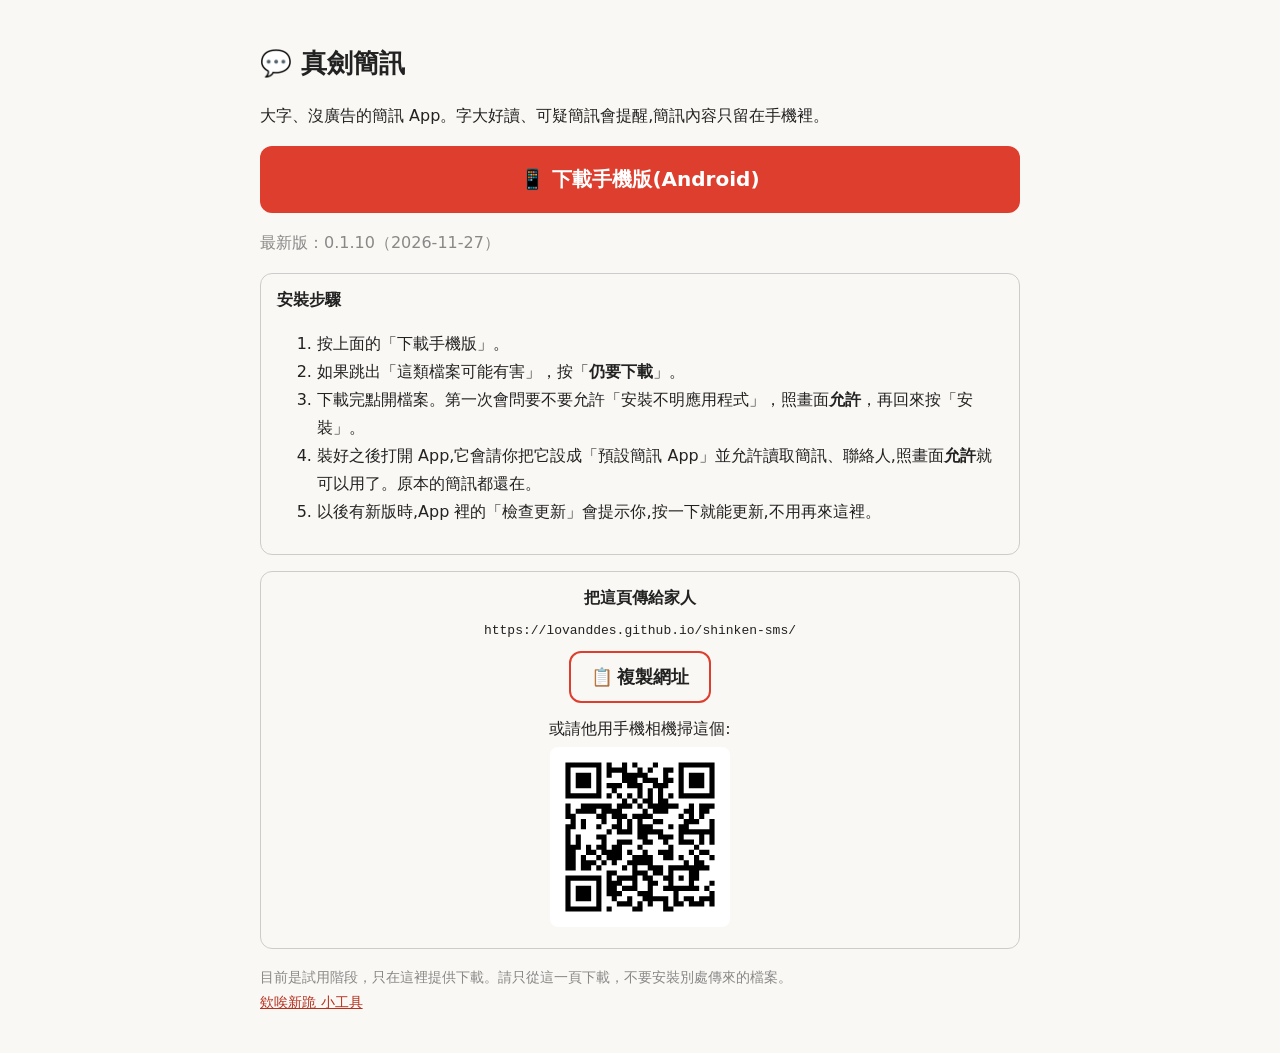
<file: shinken-sms/index.html>
<!doctype html><html lang="zh-Hant"><head><meta charset="utf-8"><meta name="viewport" content="width=device-width,initial-scale=1"><title>真劍簡訊 下載</title><link rel="stylesheet" href="../style.css">
<style>
.btn{display:block;text-align:center;padding:16px;margin:12px 0;border-radius:12px;background:#de3e2d;color:#fff !important;font-size:1.25em;font-weight:bold;text-decoration:none}
.box{border:1px solid #ccc;border-radius:12px;padding:12px 16px;margin:16px 0}
.warn{display:none;background:#fff3cd;color:#5a4500;border-radius:12px;padding:12px 16px;margin:12px 0;font-weight:bold}
@media (prefers-color-scheme:dark){.box{border-color:#444}.warn{background:#4a3f12;color:#ffe8a3}}
.share{text-align:center}.share svg{width:180px;height:180px;border-radius:8px;max-width:100%}.url{display:block;word-break:break-all;font-family:monospace;margin:8px 0}.btn2{font-size:1.1em;padding:12px 20px;border-radius:12px;border:2px solid #de3e2d;background:transparent;color:inherit;font-weight:bold;cursor:pointer}
</style></head><body>
<h1>💬 真劍簡訊</h1>
<p>大字、沒廣告的簡訊 App。字大好讀、可疑簡訊會提醒,簡訊內容只留在手機裡。</p>
<div class="warn" id="inapp">你現在在 App 內建的瀏覽器裡，這裡沒辦法下載。<br>請點右上角「⋮」或「…」→「用瀏覽器開啟」，或把這頁網址貼到 Chrome。</div>
<a class="btn" id="dl-android" href="#">📱 下載手機版(Android)</a>
<p id="ver" style="color:#888"></p>
<div class="box"><b>安裝步驟</b>
<ol>
<li>按上面的「下載手機版」。</li>
<li>如果跳出「這類檔案可能有害」，按「<b>仍要下載</b>」。</li>
<li>下載完點開檔案。第一次會問要不要允許「安裝不明應用程式」，照畫面<b>允許</b>，再回來按「安裝」。</li>
<li>裝好之後打開 App,它會請你把它設成「預設簡訊 App」並允許讀取簡訊、聯絡人,照畫面<b>允許</b>就可以用了。原本的簡訊都還在。</li>
<li>以後有新版時,App 裡的「檢查更新」會提示你,按一下就能更新,不用再來這裡。</li>
</ol>
</div>
<div class="box share"><b>把這頁傳給家人</b><span class="url" id="shareurl">https://lovanddes.github.io/shinken-sms/</span><button class="btn2" id="copybtn" type="button">📋 複製網址</button><p style="margin:12px 0 4px">或請他用手機相機掃這個:</p><svg xmlns="http://www.w3.org/2000/svg" viewBox="0 0 210 210" class="segno"><g transform="scale(6)"><path fill="#fff" d="M0 0h35v35h-35z"/><path class="qrline" stroke="#000" d="M3 3.5h7m1 0h1m2 0h1m1 0h1m3 0h1m4 0h7m-29 1h1m5 0h1m1 0h4m2 0h1m1 0h1m2 0h2m1 0h1m5 0h1m-29 1h1m1 0h3m1 0h1m1 0h1m2 0h5m3 0h1m2 0h1m1 0h3m1 0h1m-29 1h1m1 0h3m1 0h1m4 0h3m1 0h3m1 0h2m1 0h1m1 0h3m1 0h1m-29 1h1m1 0h3m1 0h1m1 0h3m1 0h3m2 0h3m2 0h1m1 0h3m1 0h1m-29 1h1m5 0h1m2 0h1m4 0h1m1 0h1m1 0h1m3 0h1m5 0h1m-29 1h7m1 0h1m1 0h1m1 0h1m1 0h1m1 0h1m1 0h1m1 0h1m1 0h7m-18 1h1m1 0h1m1 0h2m1 0h2m-20 1h1m2 0h6m1 0h3m1 0h1m1 0h6m2 0h1m1 0h3m-29 1h1m1 0h4m1 0h4m4 0h1m1 0h3m3 0h2m1 0h2m-28 1h2m4 0h2m1 0h3m1 0h4m5 0h1m1 0h1m1 0h1m-26 1h1m1 0h1m3 0h1m2 0h1m1 0h1m1 0h1m2 0h2m4 0h3m2 0h1m-29 1h2m1 0h1m2 0h1m2 0h2m1 0h1m1 0h3m3 0h1m1 0h2m4 0h1m-29 1h1m7 0h1m1 0h3m1 0h5m3 0h7m-29 1h1m1 0h1m3 0h2m6 0h2m2 0h3m1 0h1m3 0h1m1 0h1m-29 1h1m1 0h1m4 0h1m2 0h3m2 0h2m2 0h1m2 0h3m1 0h1m1 0h1m-29 1h3m1 0h1m1 0h2m1 0h2m3 0h1m5 0h1m4 0h1m-26 1h2m2 0h2m1 0h4m1 0h1m2 0h1m2 0h3m3 0h1m1 0h2m-28 1h2m1 0h1m2 0h1m1 0h3m2 0h4m2 0h2m1 0h1m2 0h1m2 0h1m-29 1h2m1 0h3m1 0h1m1 0h1m2 0h5m6 0h1m1 0h2m-27 1h2m1 0h2m1 0h1m4 0h1m1 0h1m2 0h3m1 0h8m-20 1h2m3 0h3m1 0h2m1 0h1m3 0h2m-26 1h7m1 0h1m1 0h4m1 0h2m2 0h2m1 0h1m1 0h2m-26 1h1m5 0h1m1 0h3m2 0h1m2 0h2m2 0h1m3 0h1m3 0h1m-29 1h1m1 0h3m1 0h1m1 0h2m1 0h3m2 0h1m2 0h7m1 0h1m-28 1h1m1 0h3m1 0h1m1 0h3m3 0h3m4 0h1m6 0h1m-29 1h1m1 0h3m1 0h1m2 0h1m2 0h1m2 0h5m1 0h1m1 0h2m1 0h3m-29 1h1m5 0h1m3 0h3m1 0h1m1 0h1m2 0h1m1 0h2m1 0h3m1 0h1m-29 1h7m1 0h1m4 0h2m4 0h2"/></g></svg></div>
<p style="font-size:.9em;color:#888">目前是試用階段，只在這裡提供下載。請只從這一頁下載，不要安裝別處傳來的檔案。<br><a href="../index.html">欸唉新跪 小工具</a></p>
<script>
(function(){
  var ua=navigator.userAgent||'';
  var inApp=/Line\/|FBAN|FBAV|Instagram|Messenger|MicroMessenger/i.test(ua);
  if(/Line\//i.test(ua) && location.search.indexOf('openExternalBrowser=1')<0){
    location.replace(location.pathname+'?openExternalBrowser=1');return;
  }
  if(inApp){
    document.getElementById('inapp').style.display='block';
    if(/Android/i.test(ua)){
      var u='intent://'+location.host+location.pathname+'#Intent;scheme=https;package=com.android.chrome;end';
      var a=document.createElement('a');a.href=u;a.className='btn';a.textContent='🌐 用 Chrome 開啟這頁';
      document.getElementById('inapp').appendChild(document.createElement('br'));document.getElementById('inapp').appendChild(a);
    }
  }
  document.getElementById('copybtn').onclick=function(){
    var b=this,u=document.getElementById('shareurl').textContent;
    function ok(){b.textContent='✅ 已複製';setTimeout(function(){b.textContent='📋 複製網址'},2000)}
    function old(){try{var t=document.createElement('textarea');t.value=u;document.body.appendChild(t);t.select();document.execCommand('copy');document.body.removeChild(t);ok()}catch(e){b.textContent='請長按上面網址複製'}}
    if(navigator.clipboard&&navigator.clipboard.writeText){navigator.clipboard.writeText(u).then(ok,old)}else{old()}
  };
  fetch('latest.json',{cache:'no-store'}).then(function(r){return r.json()}).then(function(j){
    document.getElementById('dl-android').href=j.android.url;
    document.getElementById('ver').textContent='最新版：'+j.android.versionName+'（'+j.android.date+'）';
  }).catch(function(){
    document.getElementById('ver').textContent='讀不到最新版資訊,請稍後再試。';
  });
})();
</script>
</body></html>
</file>
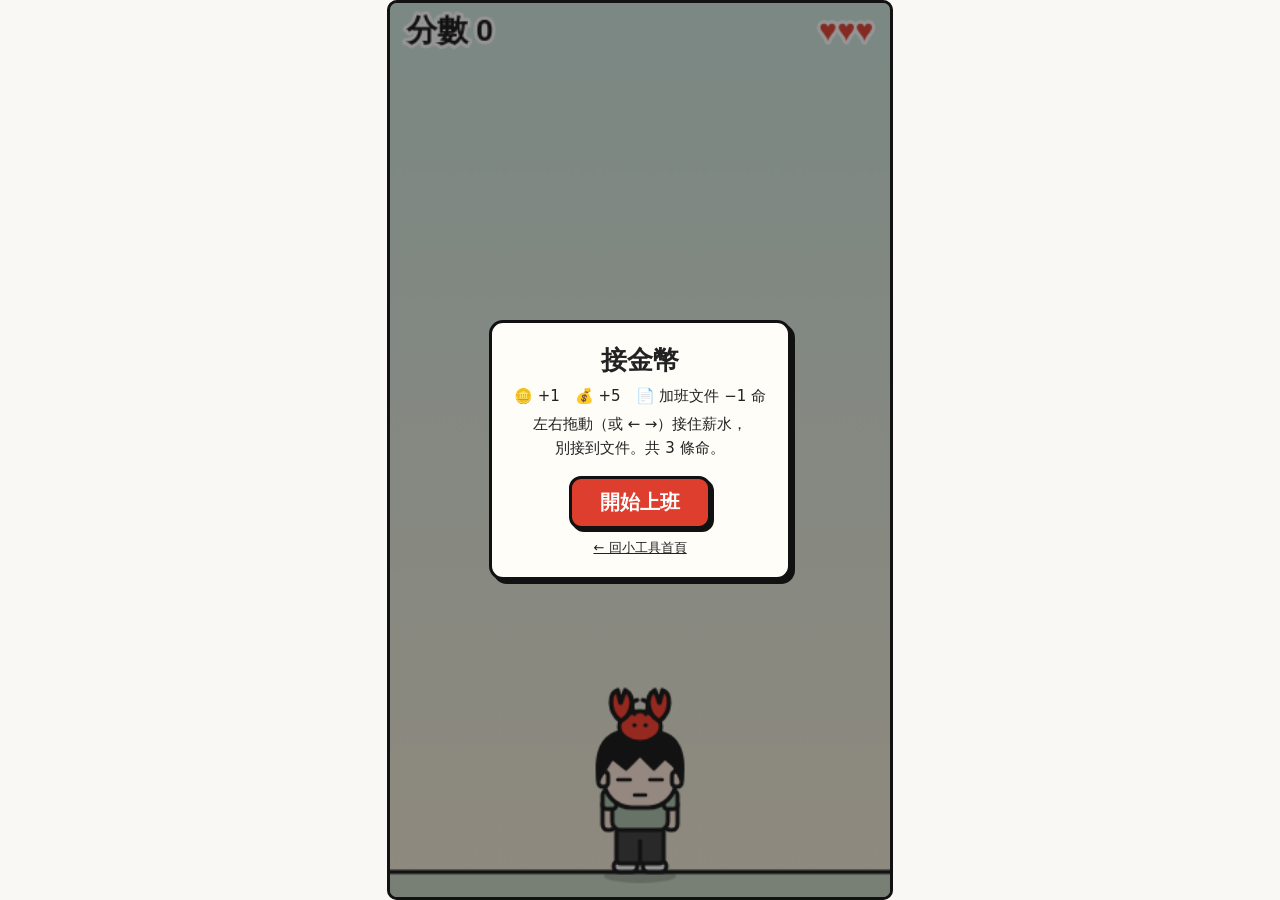
<file: games/coin-catch/index.html>
<!doctype html>
<html lang="zh-Hant">
<head>
<meta charset="utf-8">
<meta name="viewport" content="width=device-width,initial-scale=1,viewport-fit=cover">
<title>接金幣｜欸唉新跪</title>
<style>
:root{--bg:#faf8f4;--fg:#222;--panel:#fffdf8;--accent:#de3e2d;--line:#111}
@media (prefers-color-scheme:dark){:root{--bg:#1d1e21;--fg:#eee;--panel:#2a2b30;--accent:#f06a58;--line:#111}}
*{box-sizing:border-box}
html,body{margin:0;height:100%;overflow:hidden;background:var(--bg);color:var(--fg);
font-family:"Noto Sans TC","Microsoft JhengHei",system-ui,sans-serif;touch-action:none;-webkit-user-select:none;user-select:none}
#wrap{position:fixed;inset:0;display:flex;align-items:center;justify-content:center}
#stage{position:relative;aspect-ratio:9/16;height:100%;max-width:100%;max-height:100%}
@supports not (aspect-ratio:1){#stage{width:min(100vw,56.25vh);height:min(100vh,177.7vw)}}
canvas{width:100%;height:100%;display:block;border:3px solid var(--line);border-radius:10px;background:#cfe6df}
.ov{position:absolute;inset:0;display:flex;flex-direction:column;align-items:center;justify-content:center;
text-align:center;padding:24px;gap:10px;background:rgba(20,20,20,.45);border-radius:10px}
.ov.hide{display:none}
.card{background:var(--panel);color:var(--fg);border:3px solid var(--line);border-radius:14px;padding:20px 22px;max-width:92%;box-shadow:4px 4px 0 var(--line)}
.card h1{margin:0 0 6px;font-size:26px}
.card p{margin:4px 0;font-size:15px;line-height:1.6}
.big{font-size:44px;font-weight:700;color:var(--accent);line-height:1.1}
button{margin-top:12px;font:inherit;font-size:20px;font-weight:700;padding:10px 28px;border:3px solid var(--line);
border-radius:12px;background:var(--accent);color:#fff;box-shadow:3px 3px 0 var(--line);cursor:pointer;touch-action:manipulation}
button:active{transform:translate(2px,2px);box-shadow:1px 1px 0 var(--line)}
a.back{display:block;margin-top:10px;font-size:13px;color:var(--fg)}
</style>
</head>
<body>
<div id="wrap"><div id="stage">
<canvas id="c" width="360" height="640"></canvas>
<div id="start" class="ov"><div class="card">
<h1>接金幣</h1>
<p>🪙 +1　💰 +5　📄 加班文件 −1 命</p>
<p>左右拖動（或 ← →）接住薪水，<br>別接到文件。共 3 條命。</p>
<p id="hi0"></p>
<button id="go" type="button">開始上班</button>
<a class="back" href="../../index.html">← 回小工具首頁</a>
</div></div>
<div id="end" class="ov hide"><div class="card">
<h1>下班了</h1>
<div class="big" id="score">0</div>
<p id="quip"></p>
<p id="hi1"></p>
<button id="again" type="button">再一次</button>
<a class="back" href="../../index.html">← 回小工具首頁</a>
</div></div>
</div></div>
<script>
(function(){
'use strict';
var W=360,H=640,cv=document.getElementById('c'),ctx=cv.getContext('2d');
var KEY='coinCatchHi';
function getHi(){try{return +localStorage.getItem(KEY)||0}catch(e){return 0}}
function setHi(v){try{localStorage.setItem(KEY,v)}catch(e){}}
var QUIPS=['薪水接到了，人也跪了','錢沒接多少，文件倒是接滿手','今天的我，也只是一個接錢的人','加班費呢？沒有，只有文件','面無表情地破產中','龍蝦比我還想下班'];
var PX=54,PH=96,GROUND=H-18; // 角色寬、高
var st={mode:'start',x:W/2,tx:W/2,items:[],score:0,lives:3,t:0,spawn:0,hit:0,keys:{},hi:getHi()};
function reset(){st.x=st.tx=W/2;st.items=[];st.score=0;st.lives=3;st.t=0;st.spawn=0;st.hit=0}
function speedMul(){return 1+Math.min(st.score,120)/40}
function spawn(){
  var r=Math.random(),type=r<.2?'doc':r<.28?'bag':'coin';
  st.items.push({type:type,x:20+Math.random()*(W-40),y:-24,vy:(150+Math.random()*50)*speedMul(),rot:Math.random()*6,r:type==='bag'?20:16});
}
function step(dt){
  if(st.mode!=='play')return;
  st.t+=dt;
  var k=st.keys,dir=(k.ArrowRight||k.d?1:0)-(k.ArrowLeft||k.a?1:0);
  if(dir){st.x+=dir*340*dt;st.tx=st.x}
  else st.x+=(st.tx-st.x)*Math.min(1,dt*18);
  st.x=Math.max(PX/2,Math.min(W-PX/2,st.x));st.tx=Math.max(PX/2,Math.min(W-PX/2,st.tx));
  st.spawn-=dt;if(st.spawn<=0){spawn();st.spawn=Math.max(.32,.85-st.score/150)*(.8+Math.random()*.4)}
  if(st.hit>0)st.hit-=dt;
  for(var i=st.items.length-1;i>=0;i--){
    var it=st.items[i];it.y+=it.vy*dt;it.rot+=dt*3;
    // 碰撞：接物區在頭頂（龍蝦）到肩膀
    var top=GROUND-PH-18,bot=GROUND-PH+30;
    if(it.y+it.r>top&&it.y-it.r<bot&&Math.abs(it.x-st.x)<PX/2+it.r-4){
      if(it.type==='coin')st.score+=1;else if(it.type==='bag')st.score+=5;
      else{st.lives--;st.hit=.5}
      st.items.splice(i,1);
      if(st.lives<=0){over();return}
    }else if(it.y>H+30)st.items.splice(i,1);
  }
}
function over(){
  st.mode='over';
  if(st.score>st.hi){st.hi=st.score;setHi(st.hi)}
  document.getElementById('score').textContent=st.score;
  document.getElementById('quip').textContent=QUIPS[Math.floor(Math.random()*QUIPS.length)];
  document.getElementById('hi1').textContent='最高分：'+st.hi;
  document.getElementById('end').classList.remove('hide');
}
function begin(){reset();st.mode='play';document.getElementById('start').classList.add('hide');document.getElementById('end').classList.add('hide')}
// ---- 繪圖 ----
function lw(){ctx.lineWidth=3;ctx.strokeStyle='#111';ctx.lineJoin='round';ctx.lineCap='round'}
function rr(x,y,w,h,r,fill){ctx.beginPath();ctx.moveTo(x+r,y);ctx.arcTo(x+w,y,x+w,y+h,r);ctx.arcTo(x+w,y+h,x,y+h,r);ctx.arcTo(x,y+h,x,y,r);ctx.arcTo(x,y,x+w,y,r);ctx.closePath();ctx.fillStyle=fill;ctx.fill();ctx.stroke()}
function claw(x,y,s,flip){ctx.save();ctx.translate(x,y);ctx.scale(flip?-s:s,s);ctx.beginPath();ctx.moveTo(0,0);ctx.bezierCurveTo(-8,-6,-8,-18,-2,-20);ctx.lineTo(0,-12);ctx.lineTo(3,-20);ctx.bezierCurveTo(10,-16,8,-4,0,0);ctx.fillStyle='#ff3b2a';ctx.fill();ctx.stroke();ctx.restore()}
function drawPlayer(){
  var x=st.x,b=GROUND,bob=Math.sin(st.t*10)*(st.mode==='play'?1:0);
  ctx.save();ctx.translate(x,0);lw();
  if(st.hit>0&&Math.floor(st.hit*20)%2===0)ctx.globalAlpha=.45;
  // 鞋
  rr(-19,b-8,17,8,4,'#fff');rr(2,b-8,17,8,4,'#fff');
  // 褲
  rr(-17,b-34,34,28,3,'#3a3a3c');ctx.beginPath();ctx.moveTo(0,b-22);ctx.lineTo(0,b-8);ctx.stroke();
  // 手
  rr(-27,b-52,9,22,4,'#fde7d8');rr(18,b-52,9,22,4,'#fde7d8');
  // polo
  rr(-20,b-58,40,28,6,'#a8c1a8');
  rr(-27,b-58,10,13,3,'#a8c1a8');rr(17,b-58,10,13,3,'#a8c1a8');
  ctx.beginPath();ctx.moveTo(-6,b-58);ctx.lineTo(0,b-52);ctx.lineTo(6,b-58);ctx.stroke();
  // 頭
  var hy=b-PH+bob;
  rr(-26,hy+6,52,44,20,'#fde7d8');
  rr(-30,hy+24,7,11,3,'#fde7d8');rr(23,hy+24,7,11,3,'#fde7d8');
  // 瀏海／頭髮
  ctx.beginPath();ctx.moveTo(-30,hy+30);ctx.bezierCurveTo(-34,hy-6,-12,hy-6,0,hy-4);ctx.bezierCurveTo(14,hy-6,34,hy-4,30,hy+30);
  ctx.lineTo(25,hy+20);ctx.lineTo(18,hy+14);ctx.lineTo(10,hy+22);ctx.lineTo(0,hy+12);ctx.lineTo(-10,hy+22);ctx.lineTo(-20,hy+14);ctx.lineTo(-25,hy+22);ctx.closePath();
  ctx.fillStyle='#111';ctx.fill();ctx.stroke();
  // 臉：兩條短橫線眼、一條小橫線嘴
  ctx.lineWidth=2.5;
  ctx.beginPath();ctx.moveTo(-16,hy+30);ctx.lineTo(-7,hy+30);ctx.moveTo(7,hy+30);ctx.lineTo(16,hy+30);ctx.moveTo(-4,hy+41);ctx.lineTo(4,hy+41);ctx.stroke();
  lw();
  // 頭上龍蝦
  ctx.beginPath();ctx.ellipse(0,hy-8,15,11,0,0,7);ctx.fillStyle='#ff3b2a';ctx.fill();ctx.stroke();
  claw(-14,hy-12,1.1,false);claw(14,hy-12,1.1,true);
  ctx.beginPath();ctx.moveTo(-4,hy-17);ctx.quadraticCurveTo(-8,hy-26,-2,hy-27);ctx.moveTo(4,hy-17);ctx.quadraticCurveTo(8,hy-26,2,hy-27);ctx.stroke();
  ctx.fillStyle='#111';ctx.beginPath();ctx.arc(-4,hy-9,1.6,0,7);ctx.arc(4,hy-9,1.6,0,7);ctx.fill();
  ctx.restore();
}
function drawItem(it){
  ctx.save();ctx.translate(it.x,it.y);lw();
  if(it.type==='coin'){
    var sx=Math.abs(Math.cos(it.rot));ctx.scale(.35+.65*sx,1);
    ctx.beginPath();ctx.arc(0,0,it.r,0,7);ctx.fillStyle='#ffc83a';ctx.fill();ctx.stroke();
    ctx.beginPath();ctx.arc(0,0,it.r-5,0,7);ctx.stroke();
    ctx.beginPath();ctx.moveTo(0,-5);ctx.lineTo(0,5);ctx.stroke();
  }else if(it.type==='bag'){
    ctx.beginPath();ctx.moveTo(-8,-14);ctx.lineTo(8,-14);ctx.lineTo(5,-8);ctx.bezierCurveTo(22,0,18,20,0,20);ctx.bezierCurveTo(-18,20,-22,0,-5,-8);ctx.closePath();
    ctx.fillStyle='#e8a317';ctx.fill();ctx.stroke();
    ctx.fillStyle='#111';ctx.font='bold 18px sans-serif';ctx.textAlign='center';ctx.textBaseline='middle';ctx.fillText('$',0,6);
  }else{
    ctx.rotate(Math.sin(it.rot)*.35);
    rr(-13,-17,26,34,2,'#fff');
    ctx.beginPath();ctx.moveTo(-7,-8);ctx.lineTo(7,-8);ctx.moveTo(-7,-1);ctx.lineTo(7,-1);ctx.moveTo(-7,6);ctx.lineTo(2,6);ctx.stroke();
    ctx.fillStyle='#de3e2d';ctx.beginPath();ctx.arc(8,11,5,0,7);ctx.fill();
  }
  ctx.restore();
}
function draw(){
  var g=ctx.createLinearGradient(0,0,0,H);
  var dark=window.matchMedia&&matchMedia('(prefers-color-scheme:dark)').matches;
  g.addColorStop(0,dark?'#2c4a55':'#cfe6df');g.addColorStop(1,dark?'#1f343c':'#f3ead6');
  ctx.fillStyle=g;ctx.fillRect(0,0,W,H);
  ctx.fillStyle=dark?'#2d3a3a':'#c9d6c4';ctx.fillRect(0,GROUND,W,H-GROUND);
  ctx.strokeStyle='#111';ctx.lineWidth=3;ctx.beginPath();ctx.moveTo(0,GROUND);ctx.lineTo(W,GROUND);ctx.stroke();
  // 影子
  ctx.fillStyle='rgba(0,0,0,.18)';ctx.beginPath();ctx.ellipse(st.x,GROUND+3,26,5,0,0,7);ctx.fill();
  for(var i=0;i<st.items.length;i++)drawItem(st.items[i]);
  drawPlayer();
  // HUD
  ctx.font='bold 22px "Noto Sans TC",sans-serif';ctx.textBaseline='top';ctx.lineWidth=5;ctx.lineJoin='round';ctx.strokeStyle=dark?'#111':'#fff';
  ctx.textAlign='left';ctx.fillStyle=dark?'#fff':'#111';
  var s='分數 '+st.score;ctx.strokeText(s,12,10);ctx.fillText(s,12,10);
  ctx.textAlign='right';var l='';for(var j=0;j<3;j++)l+=j<st.lives?'♥':'♡';
  ctx.fillStyle='#de3e2d';ctx.strokeText(l,W-12,10);ctx.fillText(l,W-12,10);
}
var last=0;
function loop(ts){var dt=Math.min(.05,(ts-last)/1000||0);last=ts;step(dt);draw();requestAnimationFrame(loop)}
// ---- 輸入 ----
function pointerX(e){var r=cv.getBoundingClientRect();return (e.clientX-r.left)/r.width*W}
var dragging=false;
cv.addEventListener('pointerdown',function(e){dragging=true;st.tx=pointerX(e);try{cv.setPointerCapture(e.pointerId)}catch(_){}});
cv.addEventListener('pointermove',function(e){if(dragging||e.pointerType==='mouse')st.tx=pointerX(e)});
cv.addEventListener('pointerup',function(){dragging=false});
cv.addEventListener('pointercancel',function(){dragging=false});
addEventListener('keydown',function(e){st.keys[e.key]=true;if(e.key.indexOf('Arrow')===0)e.preventDefault();
  if((e.key==='Enter'||e.key===' ')&&st.mode!=='play'){begin();e.preventDefault()}});
addEventListener('keyup',function(e){st.keys[e.key]=false});
addEventListener('blur',function(){st.keys={}});
document.getElementById('go').onclick=begin;
document.getElementById('again').onclick=begin;
document.getElementById('hi0').textContent=st.hi?'最高分：'+st.hi:'';
window.__game={st:st,begin:begin,step:step,spawn:spawn,over:over};
requestAnimationFrame(loop);
})();
</script>
</body>
</html>
</file>
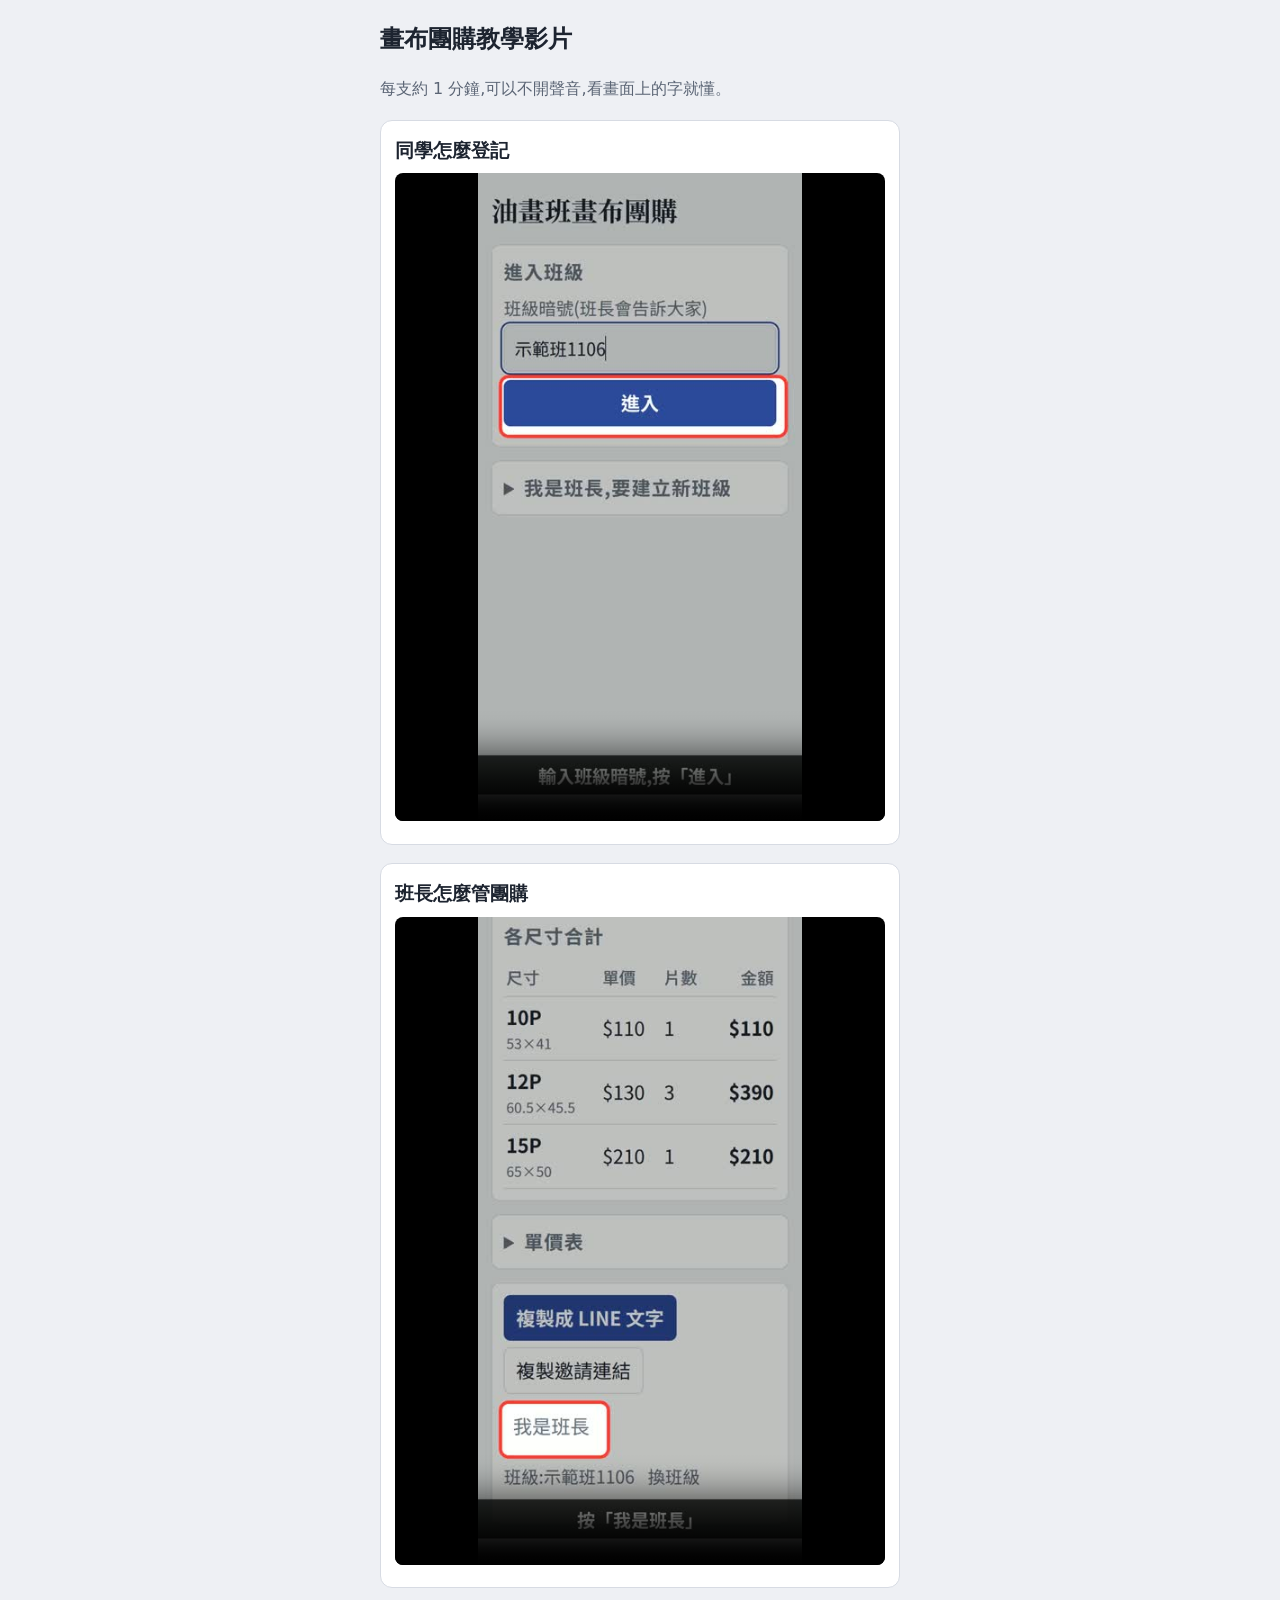
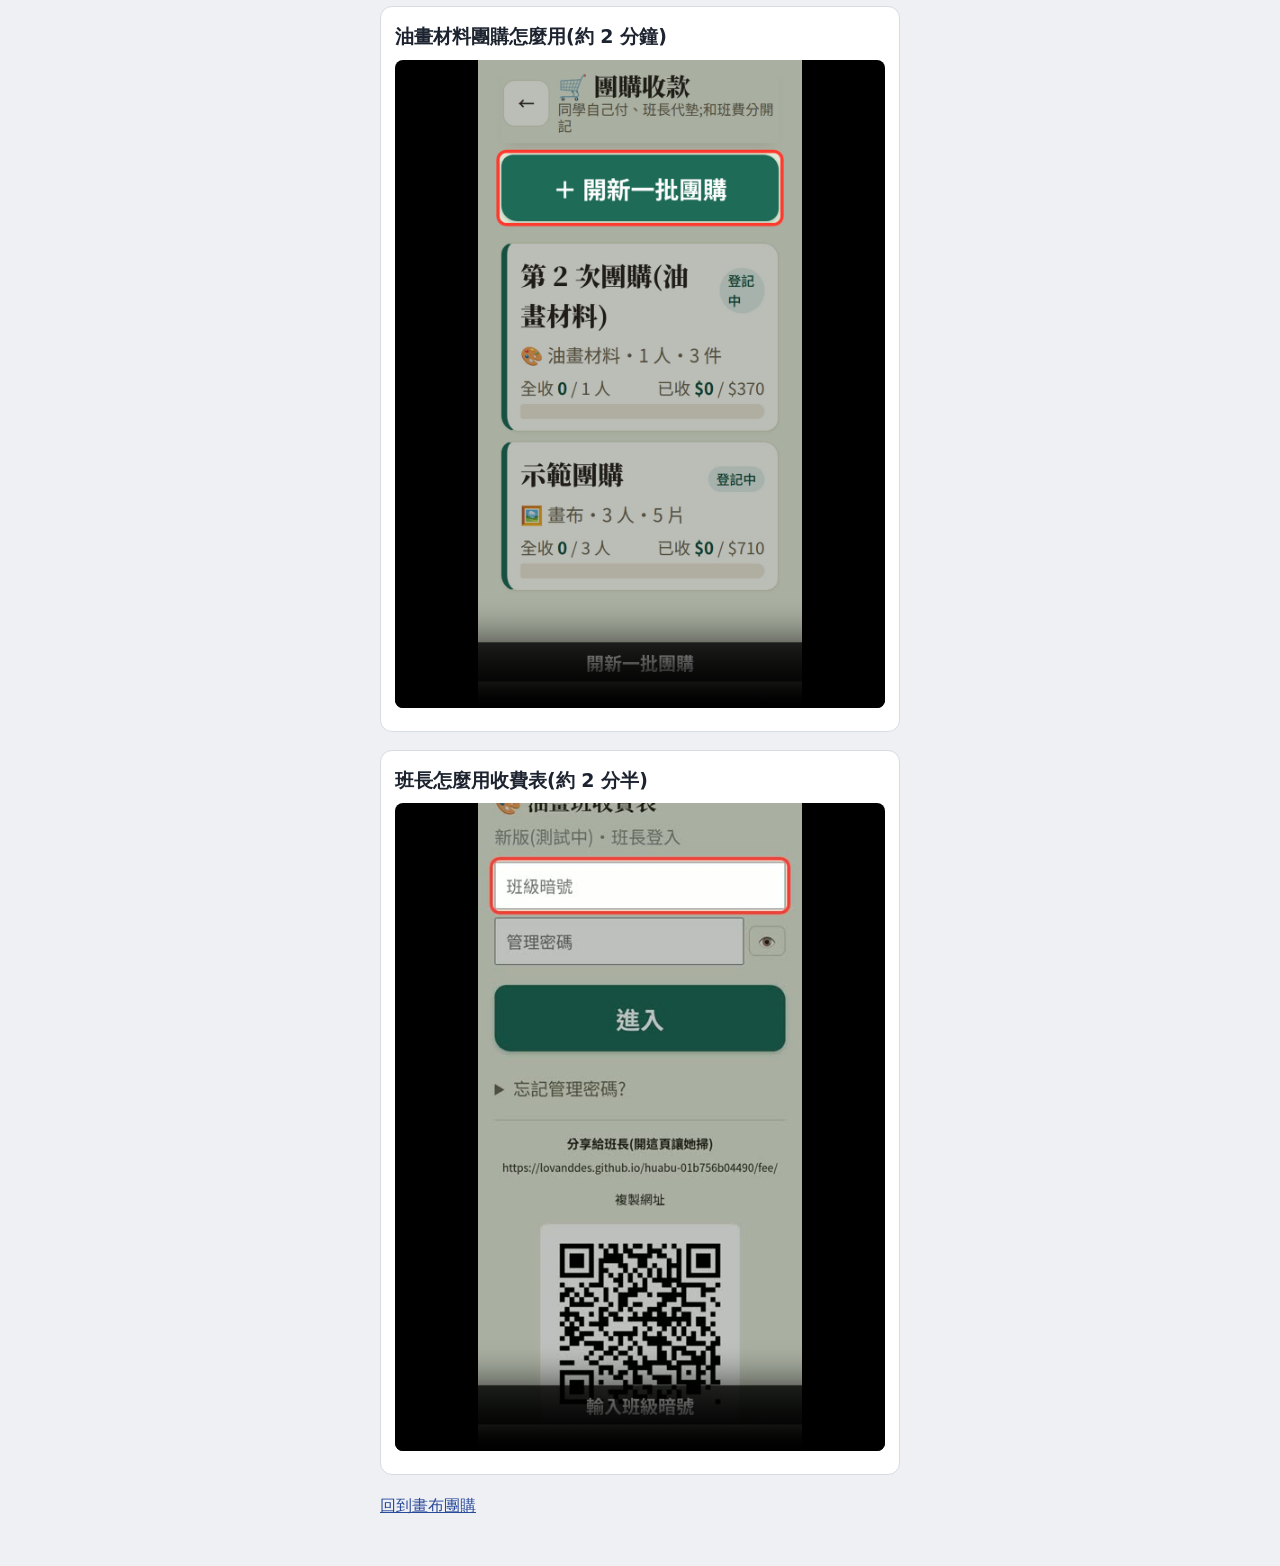
<file: huabu-01b756b04490/help/index.html>
<!doctype html>
<html lang="zh-Hant"><head><meta charset="utf-8"><meta name="viewport" content="width=device-width,initial-scale=1"><meta name="robots" content="noindex,nofollow">
<title>畫布團購教學影片</title>
<style>
:root{--bg:#eef0f4;--panel:#fff;--ink:#1d2430;--muted:#5b6575;--line:#d7dbe3;--accent:#2a4a9a}
@media (prefers-color-scheme:dark){:root{--bg:#10151f;--panel:#1c2331;--ink:#e8ecf3;--muted:#98a3b5;--line:#2c3547;--accent:#8aa6f0}}
*{box-sizing:border-box}
body{margin:0;background:var(--bg);color:var(--ink);font:18px/1.6 "Noto Sans TC",system-ui,sans-serif;padding:20px max(16px,env(safe-area-inset-left)) 48px}
.wrap{max-width:520px;margin:0 auto;display:flex;flex-direction:column;gap:18px}
h1{font-size:24px;margin:0}
.card{background:var(--panel);border:1px solid var(--line);border-radius:12px;padding:14px}
h2{font-size:19px;margin:0 0 8px}
video{width:100%;max-height:72vh;border-radius:8px;background:#000}
a{color:var(--accent)}
.hint{color:var(--muted);font-size:16px;margin:0}
</style></head><body><div class="wrap">
<h1>畫布團購教學影片</h1>
<p class="hint">每支約 1 分鐘,可以不開聲音,看畫面上的字就懂。</p>
<section class="card" id="vs"><h2>同學怎麼登記</h2><video controls playsinline preload="metadata" poster="student.jpg" src="student.mp4"></video></section>
<section class="card" id="va"><h2>班長怎麼管團購</h2><video controls playsinline preload="metadata" poster="admin.jpg" src="admin.mp4"></video></section>
<section class="card" id="vm"><h2>油畫材料團購怎麼用(約 2 分鐘)</h2><video controls playsinline preload="metadata" poster="mat.jpg?v=1116" src="mat.mp4?v=1116"></video></section>
<section class="card" id="vf"><h2>班長怎麼用收費表(約 2 分半)</h2><video controls playsinline preload="metadata" poster="fee.jpg" src="fee.mp4"></video></section>
<p class="hint"><a href="../">回到畫布團購</a></p>
</div>
<script>
// ?v=student 或 ?v=admin 只顯示其中一支(複製給同學的網址用)
try{var v=new URLSearchParams(location.search).get('v');
/* 11/15 加 ?v=mat:只顯示油畫材料那支;其他三種網址也把它藏起來 */
if(v){document.getElementById('vm').hidden=(v!=='mat');}
if(v==='mat'){['vs','va','vf'].forEach(function(i){document.getElementById(i).hidden=true;});}
if(v==='student'){document.getElementById('va').hidden=true;document.getElementById('vf').hidden=true;}
if(v==='admin'){document.getElementById('vs').hidden=true;document.getElementById('vf').hidden=true;}
if(v==='fee'){document.getElementById('vs').hidden=true;document.getElementById('va').hidden=true;}}catch(e){}
</script></body></html>
</file>
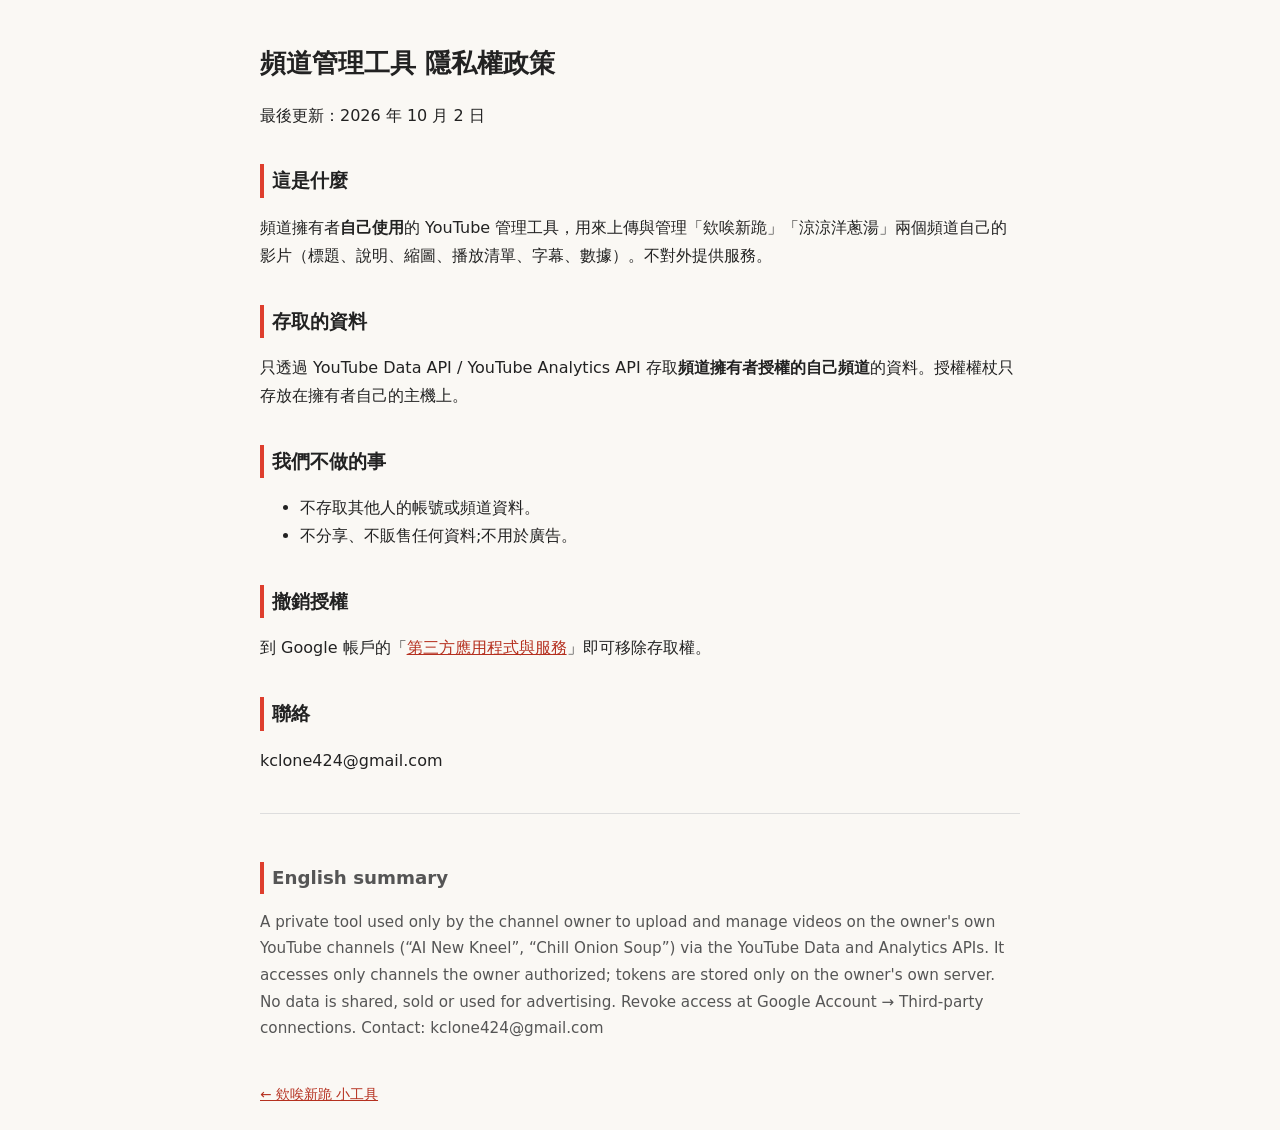
<file: channel-tools/privacy.html>
<!doctype html><html lang="zh-Hant"><head><meta charset="utf-8"><meta name="viewport" content="width=device-width,initial-scale=1"><title>頻道管理工具 隱私權政策</title><link rel="stylesheet" href="../style.css"></head><body>
<h1>頻道管理工具 隱私權政策</h1>
<p>最後更新：2026 年 10 月 2 日</p>
<h2>這是什麼</h2>
<p>頻道擁有者<b>自己使用</b>的 YouTube 管理工具，用來上傳與管理「欸唉新跪」「涼涼洋蔥湯」兩個頻道自己的影片（標題、說明、縮圖、播放清單、字幕、數據）。不對外提供服務。</p>
<h2>存取的資料</h2>
<p>只透過 YouTube Data API / YouTube Analytics API 存取<b>頻道擁有者授權的自己頻道</b>的資料。授權權杖只存放在擁有者自己的主機上。</p>
<h2>我們不做的事</h2>
<ul><li>不存取其他人的帳號或頻道資料。</li><li>不分享、不販售任何資料;不用於廣告。</li></ul>
<h2>撤銷授權</h2>
<p>到 Google 帳戶的「<a href="https://myaccount.google.com/connections">第三方應用程式與服務</a>」即可移除存取權。</p>
<h2>聯絡</h2><p>kclone424@gmail.com</p>
<div class="en"><h2>English summary</h2>
<p>A private tool used only by the channel owner to upload and manage videos on the owner's own YouTube channels (“AI New Kneel”, “Chill Onion Soup”) via the YouTube Data and Analytics APIs. It accesses only channels the owner authorized; tokens are stored only on the owner's own server. No data is shared, sold or used for advertising. Revoke access at Google Account → Third-party connections. Contact: kclone424@gmail.com</p></div>
<footer><a href="../index.html">← 欸唉新跪 小工具</a></footer></body></html>
</file>
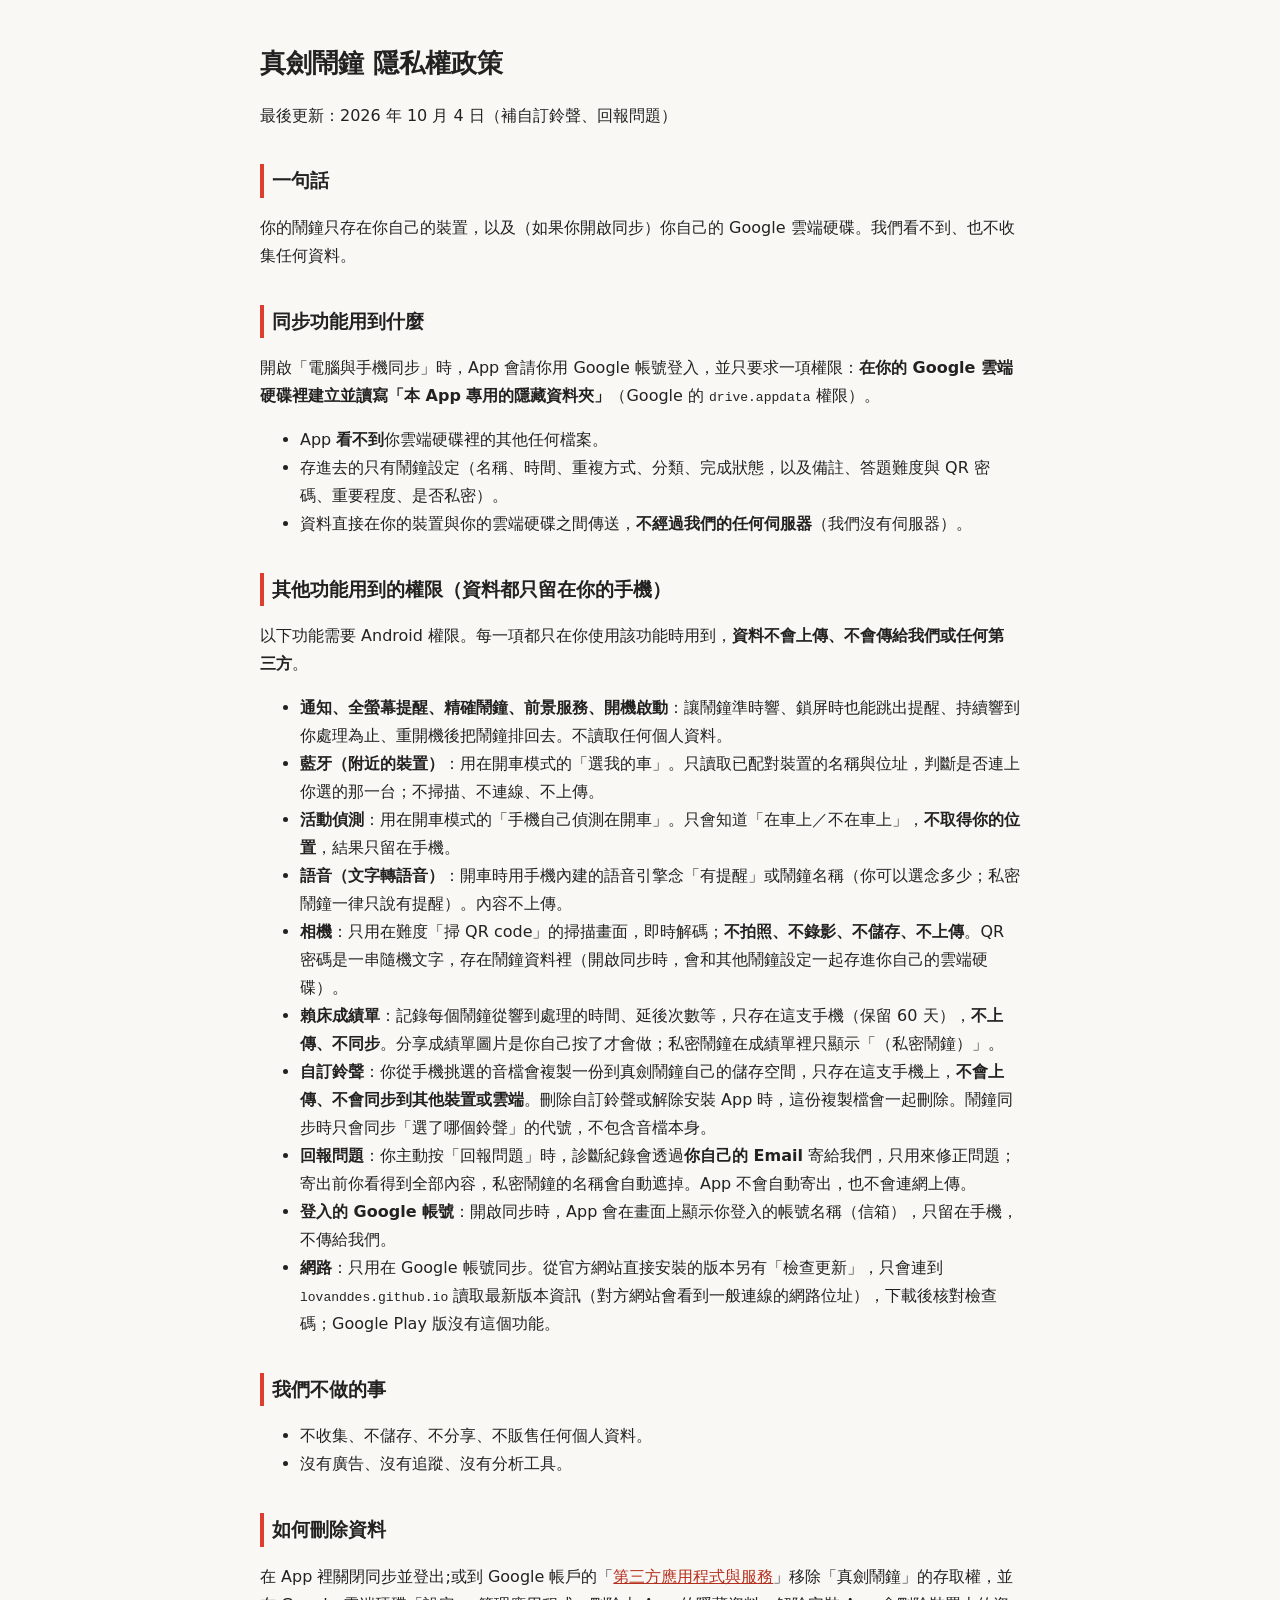
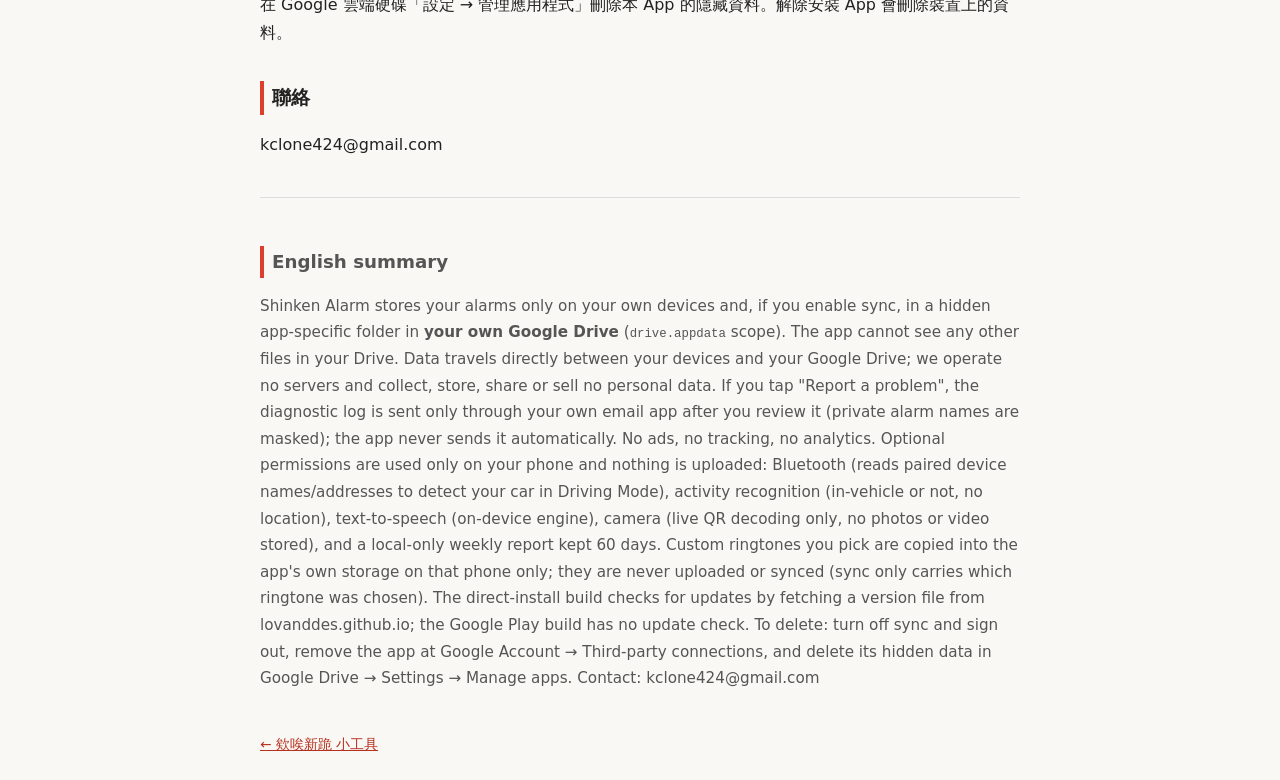
<file: shinken-alarm/privacy.html>
<!doctype html><html lang="zh-Hant"><head><meta charset="utf-8"><meta name="viewport" content="width=device-width,initial-scale=1"><title>真劍鬧鐘 隱私權政策</title><link rel="stylesheet" href="../style.css"></head><body>
<h1>真劍鬧鐘 隱私權政策</h1>
<p>最後更新：2026 年 10 月 4 日（補自訂鈴聲、回報問題）</p>
<h2>一句話</h2>
<p>你的鬧鐘只存在你自己的裝置，以及（如果你開啟同步）你自己的 Google 雲端硬碟。我們看不到、也不收集任何資料。</p>
<h2>同步功能用到什麼</h2>
<p>開啟「電腦與手機同步」時，App 會請你用 Google 帳號登入，並只要求一項權限：<b>在你的 Google 雲端硬碟裡建立並讀寫「本 App 專用的隱藏資料夾」</b>（Google 的 <code>drive.appdata</code> 權限）。</p>
<ul>
<li>App <b>看不到</b>你雲端硬碟裡的其他任何檔案。</li>
<li>存進去的只有鬧鐘設定（名稱、時間、重複方式、分類、完成狀態，以及備註、答題難度與 QR 密碼、重要程度、是否私密）。</li>
<li>資料直接在你的裝置與你的雲端硬碟之間傳送，<b>不經過我們的任何伺服器</b>（我們沒有伺服器）。</li>
</ul>
<h2>其他功能用到的權限（資料都只留在你的手機）</h2>
<p>以下功能需要 Android 權限。每一項都只在你使用該功能時用到，<b>資料不會上傳、不會傳給我們或任何第三方</b>。</p>
<ul>
<li><b>通知、全螢幕提醒、精確鬧鐘、前景服務、開機啟動</b>：讓鬧鐘準時響、鎖屏時也能跳出提醒、持續響到你處理為止、重開機後把鬧鐘排回去。不讀取任何個人資料。</li>
<li><b>藍牙（附近的裝置）</b>：用在開車模式的「選我的車」。只讀取已配對裝置的名稱與位址，判斷是否連上你選的那一台；不掃描、不連線、不上傳。</li>
<li><b>活動偵測</b>：用在開車模式的「手機自己偵測在開車」。只會知道「在車上／不在車上」，<b>不取得你的位置</b>，結果只留在手機。</li>
<li><b>語音（文字轉語音）</b>：開車時用手機內建的語音引擎念「有提醒」或鬧鐘名稱（你可以選念多少；私密鬧鐘一律只說有提醒）。內容不上傳。</li>
<li><b>相機</b>：只用在難度「掃 QR code」的掃描畫面，即時解碼；<b>不拍照、不錄影、不儲存、不上傳</b>。QR 密碼是一串隨機文字，存在鬧鐘資料裡（開啟同步時，會和其他鬧鐘設定一起存進你自己的雲端硬碟）。</li>
<li><b>賴床成績單</b>：記錄每個鬧鐘從響到處理的時間、延後次數等，只存在這支手機（保留 60 天），<b>不上傳、不同步</b>。分享成績單圖片是你自己按了才會做；私密鬧鐘在成績單裡只顯示「（私密鬧鐘）」。</li>
<li><b>自訂鈴聲</b>：你從手機挑選的音檔會複製一份到真劍鬧鐘自己的儲存空間，只存在這支手機上，<b>不會上傳、不會同步到其他裝置或雲端</b>。刪除自訂鈴聲或解除安裝 App 時，這份複製檔會一起刪除。鬧鐘同步時只會同步「選了哪個鈴聲」的代號，不包含音檔本身。</li>
<li><b>回報問題</b>：你主動按「回報問題」時，診斷紀錄會透過<b>你自己的 Email</b> 寄給我們，只用來修正問題；寄出前你看得到全部內容，私密鬧鐘的名稱會自動遮掉。App 不會自動寄出，也不會連網上傳。</li>
<li><b>登入的 Google 帳號</b>：開啟同步時，App 會在畫面上顯示你登入的帳號名稱（信箱），只留在手機，不傳給我們。</li>
<li><b>網路</b>：只用在 Google 帳號同步。從官方網站直接安裝的版本另有「檢查更新」，只會連到 <code>lovanddes.github.io</code> 讀取最新版本資訊（對方網站會看到一般連線的網路位址），下載後核對檢查碼；Google Play 版沒有這個功能。</li>
</ul>
<h2>我們不做的事</h2>
<ul><li>不收集、不儲存、不分享、不販售任何個人資料。</li><li>沒有廣告、沒有追蹤、沒有分析工具。</li></ul>
<h2>如何刪除資料</h2>
<p>在 App 裡關閉同步並登出;或到 Google 帳戶的「<a href="https://myaccount.google.com/connections">第三方應用程式與服務</a>」移除「真劍鬧鐘」的存取權，並在 Google 雲端硬碟「設定 → 管理應用程式」刪除本 App 的隱藏資料。解除安裝 App 會刪除裝置上的資料。</p>
<h2>聯絡</h2><p>kclone424@gmail.com</p>
<div class="en"><h2>English summary</h2>
<p>Shinken Alarm stores your alarms only on your own devices and, if you enable sync, in a hidden app-specific folder in <b>your own Google Drive</b> (<code>drive.appdata</code> scope). The app cannot see any other files in your Drive. Data travels directly between your devices and your Google Drive; we operate no servers and collect, store, share or sell no personal data. If you tap "Report a problem", the diagnostic log is sent only through your own email app after you review it (private alarm names are masked); the app never sends it automatically. No ads, no tracking, no analytics. Optional permissions are used only on your phone and nothing is uploaded: Bluetooth (reads paired device names/addresses to detect your car in Driving Mode), activity recognition (in-vehicle or not, no location), text-to-speech (on-device engine), camera (live QR decoding only, no photos or video stored), and a local-only weekly report kept 60 days. Custom ringtones you pick are copied into the app's own storage on that phone only; they are never uploaded or synced (sync only carries which ringtone was chosen). The direct-install build checks for updates by fetching a version file from lovanddes.github.io; the Google Play build has no update check. To delete: turn off sync and sign out, remove the app at Google Account → Third-party connections, and delete its hidden data in Google Drive → Settings → Manage apps. Contact: kclone424@gmail.com</p></div>
<footer><a href="../index.html">← 欸唉新跪 小工具</a></footer></body></html>
</file>
<file: style.css>
body{font-family:"Noto Sans TC","Microsoft JhengHei",system-ui,sans-serif;max-width:760px;margin:0 auto;padding:24px 16px;line-height:1.75;color:#222;background:#faf8f4}
h1{font-size:1.6em;margin-bottom:.2em}h2{font-size:1.2em;margin-top:1.8em;border-left:4px solid #de3e2d;padding-left:8px}
a{color:#b5301f}.en{color:#555;font-size:.95em;border-top:1px solid #ddd;margin-top:2.5em;padding-top:1em}
footer{margin-top:3em;font-size:.85em;color:#777}
@media (prefers-color-scheme:dark){body{background:#1d1e21;color:#ddd}a{color:#f08a7a}.en{color:#aaa;border-color:#444}}
</file>
